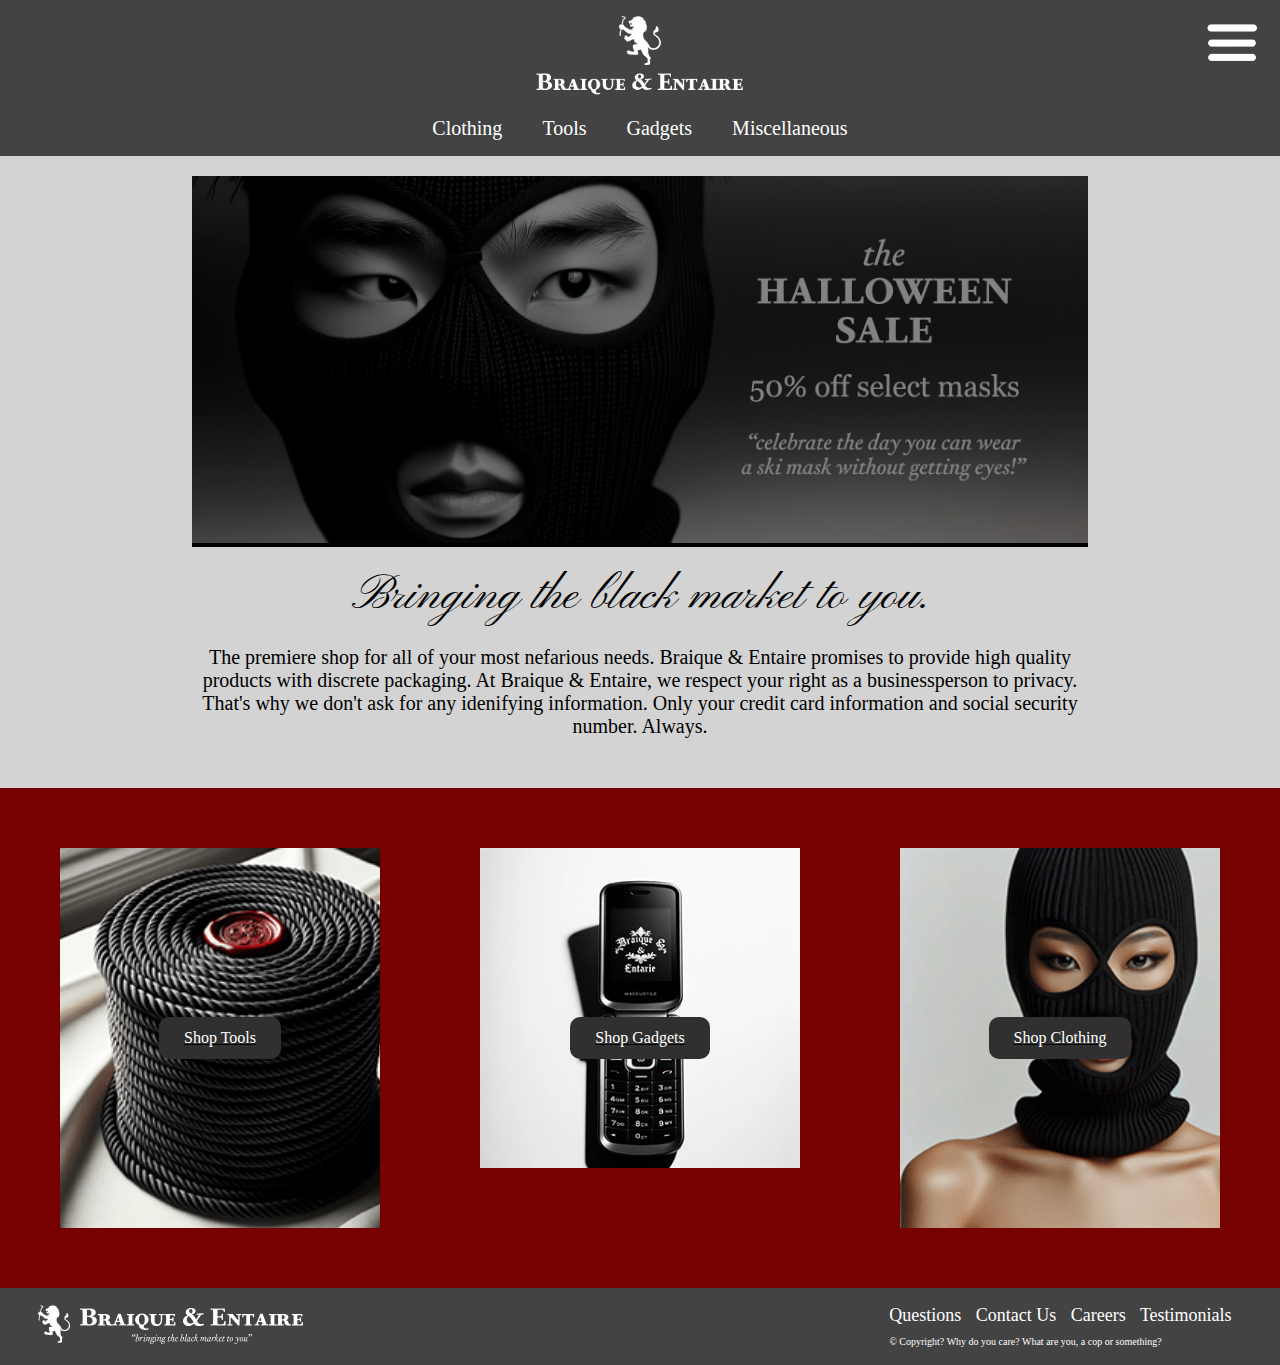
<file: index.html>
<!DOCTYPE html>
<html>
<head>
    <title>Braique & Entaire</title>
    <!-- Add regular CSS -->
    <meta name="viewport" content="width=device-width, initial-scale=1">
    <meta name="description" content="Braique and Entaire is your one stop shop for nefarious goods. We bring the black market to you!">
    <meta name="keywords" content="robbery, shoplifting, breaking, entering, assault, battery, hitman, criminal, dark web">
    <link rel="stylesheet" type="text/css" href="/style.css"/>
    <link rel="stylesheet" href="https://fonts.googleapis.com/css?family=Pinyon+Script">
    <link rel="icon" type="image/x-icon" href="/favicon.ico">
    <!-- Add jQuery -->
    <script src="https://code.jquery.com/jquery-3.6.0.min.js"></script>

    <script>

        imageIdx = 0;

        images = ["halloween.jpg", 
                  "crowbar.jpg", 
                  "moneybag.jpg"
                  ];

        function fadeTimeout() {
            setTimeout(fadeSlide, 5000);
        }

        function fadeSlide() 
        { 
                console.log("running slideshow");
                $(".slider img").fadeOut(1500, newSlide);
        }

        function newSlide() 
        {
                if(imageIdx == (images.length - 1))
                        imageIdx = 0;
                else {
                        imageIdx++;
                }

                $(".slider img").attr("src", "banners/" + images[imageIdx]);
                $(".slider img").fadeIn(1500, fadeTimeout);

        }

        $(document).ready(function() {
                fadeSlide();
        });

    </script>


</head>
<body>

    <div class="page-header">
      <a href="/">
          <img class="logo" src="/logo.png"></img>
      </a>

      <div class="categories">
        <a href="clothing.html">Clothing</a>
        <a href="tools.html">Tools</a>
        <a href="gadgets.html">Gadgets</a>
        <a href="misc.html">Miscellaneous</a>
      </div>
 
    </div>

    <img class="hamburger" src="menu.png">

    <div class="hide">
      <ul class="nav">
          <li><a href="faq.html"><div>FAQ</div></a></li>
          <li><a href="career.html"><div>Careers</div></a></li>
          <li><a href="testimonials.html"><div>Testimonials</div></a></li>
          <li><a href="contact.html"><div>Contact</div></a></li>
      </ul>
  </div>

    <!-- Slider Container -->
    <div class="slider">
      <img class="slide" src="/banners/halloween.jpg"></img>
    </div>

    <h1> Bringing the black market to you.</h1>

    <div class="body">
        The premiere shop for all of your most nefarious needs. 
        Braique & Entaire promises to provide high quality products with discrete packaging.
        At Braique & Entaire, we respect your right as a businessperson to privacy. That's why we don't ask for any
        idenifying information. Only your credit card information and social security number. Always.
    </div>

    <div class="featured-section">
      <a href="tools.html" class="img-box">
        <div class="img-label">Shop Tools</div>
      </a>
      <a href="gadgets.html" class="img-box" id="gadgets">
        <div class="img-label">Shop Gadgets</div>
      </a>
      <a href="clothing.html" class="img-box" id="clothing">
        <div class="img-label">Shop Clothing</div>
      </a>
    </div>


    <div class = "footer">
        <div class="footer-content">
          <img src="/footer-logo.png"/>
        </div>
        <div class = "footer-content">

            <a href="faq.html">Questions</a>
            <a href="contact.html">Contact Us</a>
            <a href="career.html">Careers</a>
            <a href="testimonials.html">Testimonials</a>

            <p class="footer-copyright">&copy Copyright? Why do you care? What are you, a cop or something?</p>

        </div>
    </div>


</body>
</html>
</file>
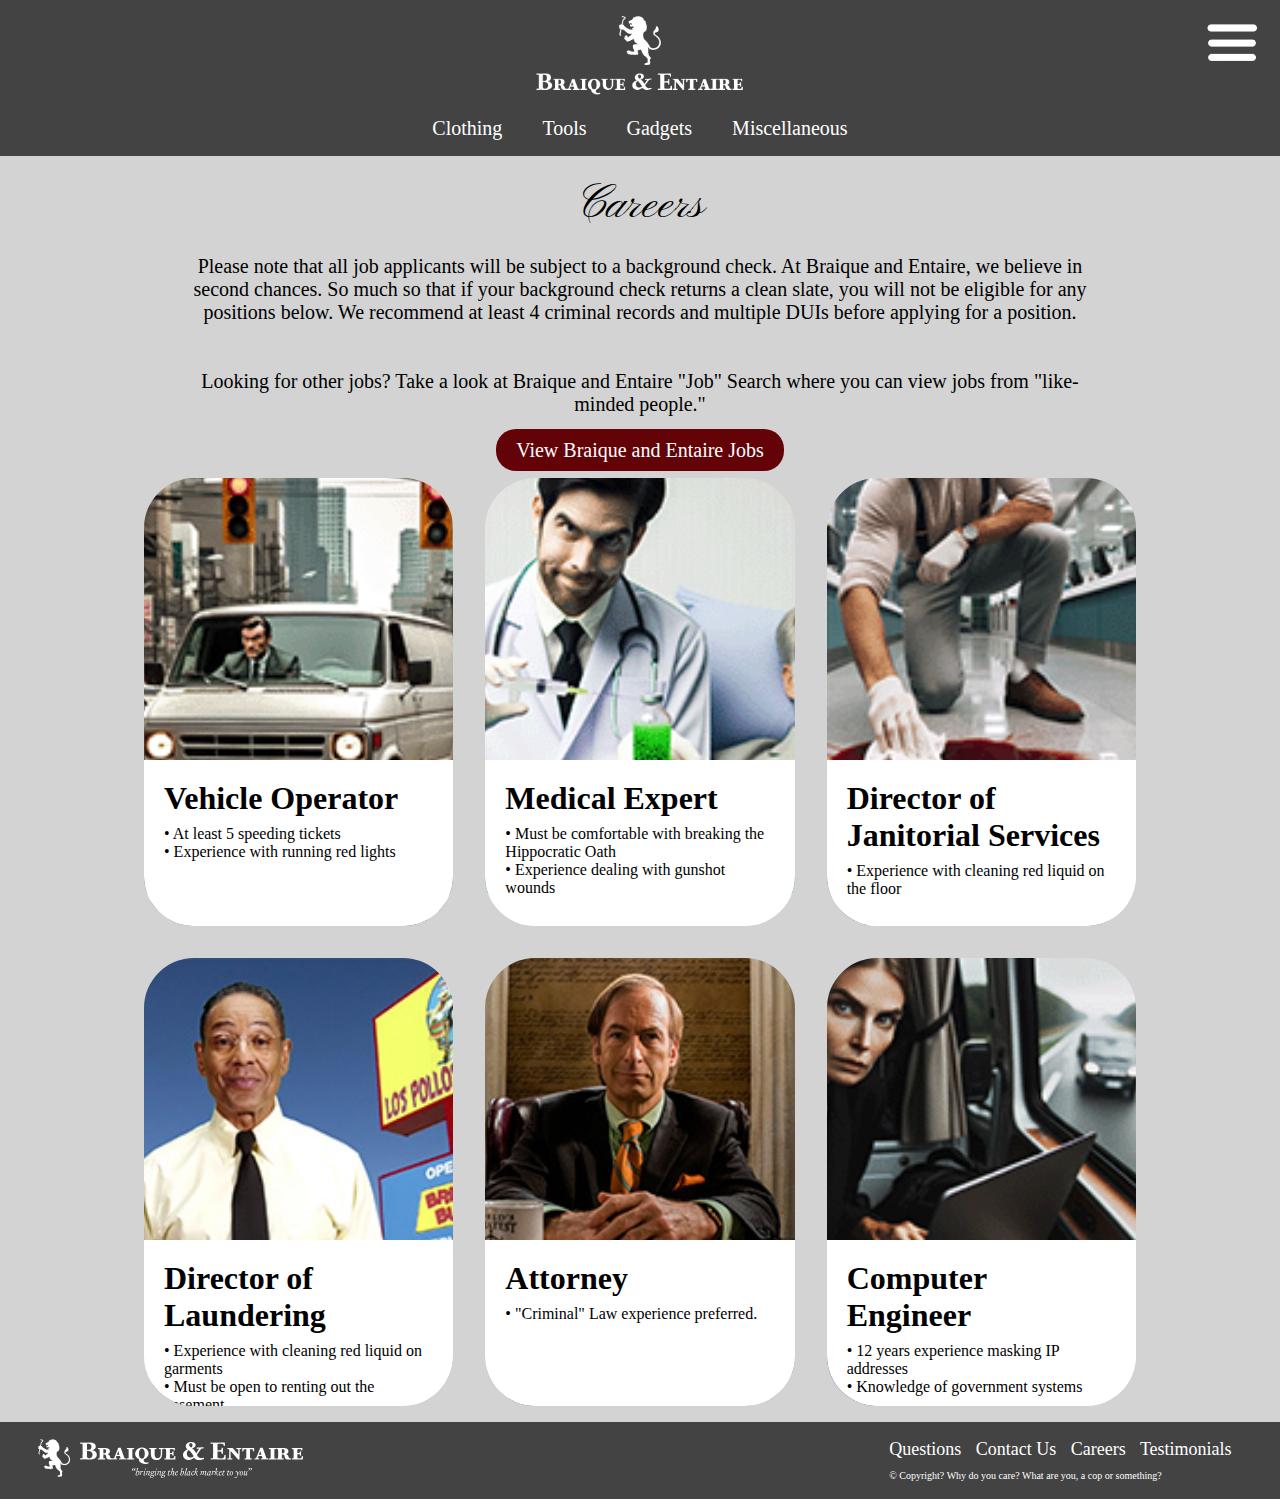
<file: career.html>
<!DOCTYPE html>
<html>
<head>
    <title>Braique & Entaire</title>
    <meta charset="utf-8"> 
    <meta name="viewport" content="width=device-width, initial-scale=1">
    <meta name="description" content="Braique and Entaire is your one stop shop for nefarious goods. We bring the black market to you!">
    <meta name="keywords" content="robbery, shoplifting, breaking, entering, assault, battery, hitman, criminal, dark web">
    <link rel="stylesheet" href="https://fonts.googleapis.com/css?family=Pinyon+Script">
    <link rel="stylesheet" type="text/css" href="/style.css"/>
    <link rel="icon" type="image/x-icon" href="/favicon.ico">

</head>
<body>

    <div class="page-header">
      <a href="/">
          <img class="logo" src="/logo.png"></img>
      </a>

      <div class="categories">
        <a href="clothing.html">Clothing</a>
        <a href="tools.html">Tools</a>
        <a href="gadgets.html">Gadgets</a>
        <a href="misc.html">Miscellaneous</a>
      </div>
    </div>

    <img class="hamburger" src="menu.png">

    <div class="hide">
        <ul class="nav">
            <li><a href="faq.html"><div>FAQ</div></a></li>
            <li><a href="career.html"><div>Careers</div></a></li>
            <li><a href="testimonials.html"><div>Testimonials</div></a></li>
            <li><a href="contact.html"><div>Contact</div></a></li>
        </ul>
    </div>

    <h1>Careers</h1>

    <div class="body">
        <p>Please note that all job applicants will be subject to a background check. At Braique and Entaire, we believe in second chances.
                So much so that if your background check returns a clean slate, you will not be eligible for any positions below. 
                We recommend at least 4 criminal records and multiple DUIs before applying for a position. </p><br><br>
        <p>Looking for other jobs? Take a look at Braique and Entaire "Job" Search where you can view jobs from "like-minded people."</p><br>
        <a class='button' href="/jobs">View Braique and Entaire Jobs</a><br>
    </div>
    

    <div class="jobs">
        <div class="job" style="background-image: url('/images/VehicleOperator.png');">
                <div class="job-description">
                <h3>Vehicle Operator</h3>
                <ul>
                        <li>• At least 5 speeding tickets</li>
                        <li>• Experience with running red lights</li>
                </ul>
                </div>
        </div>
        <div class="job" style="background-image: url('/images/MedicalExpert.png'); background-position:center -2em;">
                <div class="job-description">
                <h3>Medical Expert</h3>
                <ul>
                        <li>• Must be comfortable with breaking the Hippocratic Oath</li>
                        <li>• Experience dealing with gunshot wounds</li>
                </ul>
                </div>
        </div>
        <div class="job" style="background-image: url('/images/JanitorialServices.png'); background-position:center -8em;">
                <div class="job-description">
                <h3>Director of Janitorial Services</h3>
                <ul>
                        <li>• Experience with cleaning red liquid on the floor</li>
                </ul>
                </div>
        </div>
        <div class="job" style="background-image: url('/images/DirectorLaundering.jpg'); background-position:center;">
                <div class="job-description">
                <h3>Director of Laundering</h3>
                <ul>
                        <li>• Experience with cleaning red liquid on garments</li>
                        <li>• Must be open to renting out the basement</li>
                        <li>• NOT to be confused with Director of Laundering: Financial</li>
                </ul>
                </div>
        </div>
        <div class="job" style="background-image: url('/images/Attorney.jpg'); background-position:center -6em;">
                <div class="job-description">
                <h3>Attorney</h3>
                <ul>
                        <li>• "Criminal" Law experience preferred.</li>
                </ul>
                </div>
        </div>
        <div class="job" style="background-image: url('/images/ComputerEngineer.png'); background-position:center -4em;">
                <div class="job-description">
                <h3>Computer Engineer</h3>
                <ul>
                        <li>• 12 years experience masking IP addresses</li>
                        <li>• Knowledge of government systems</li>
                </ul>
                </div>
        </div>
    </div>








    <div class = "footer">
        <div class="footer-content">
          <img src="/footer-logo.png"/>
        </div>
        <div class = "footer-content">

            <a href="faq.html">Questions</a>
            <a href="contact.html">Contact Us</a>
            <a href="career.html">Careers</a>
            <a href="testimonials.html">Testimonials</a>

            <p class="footer-copyright">&copy Copyright? Why do you care? What are you, a cop or something?</p>

        </div>
    </div>



</body>
</html>
</file>
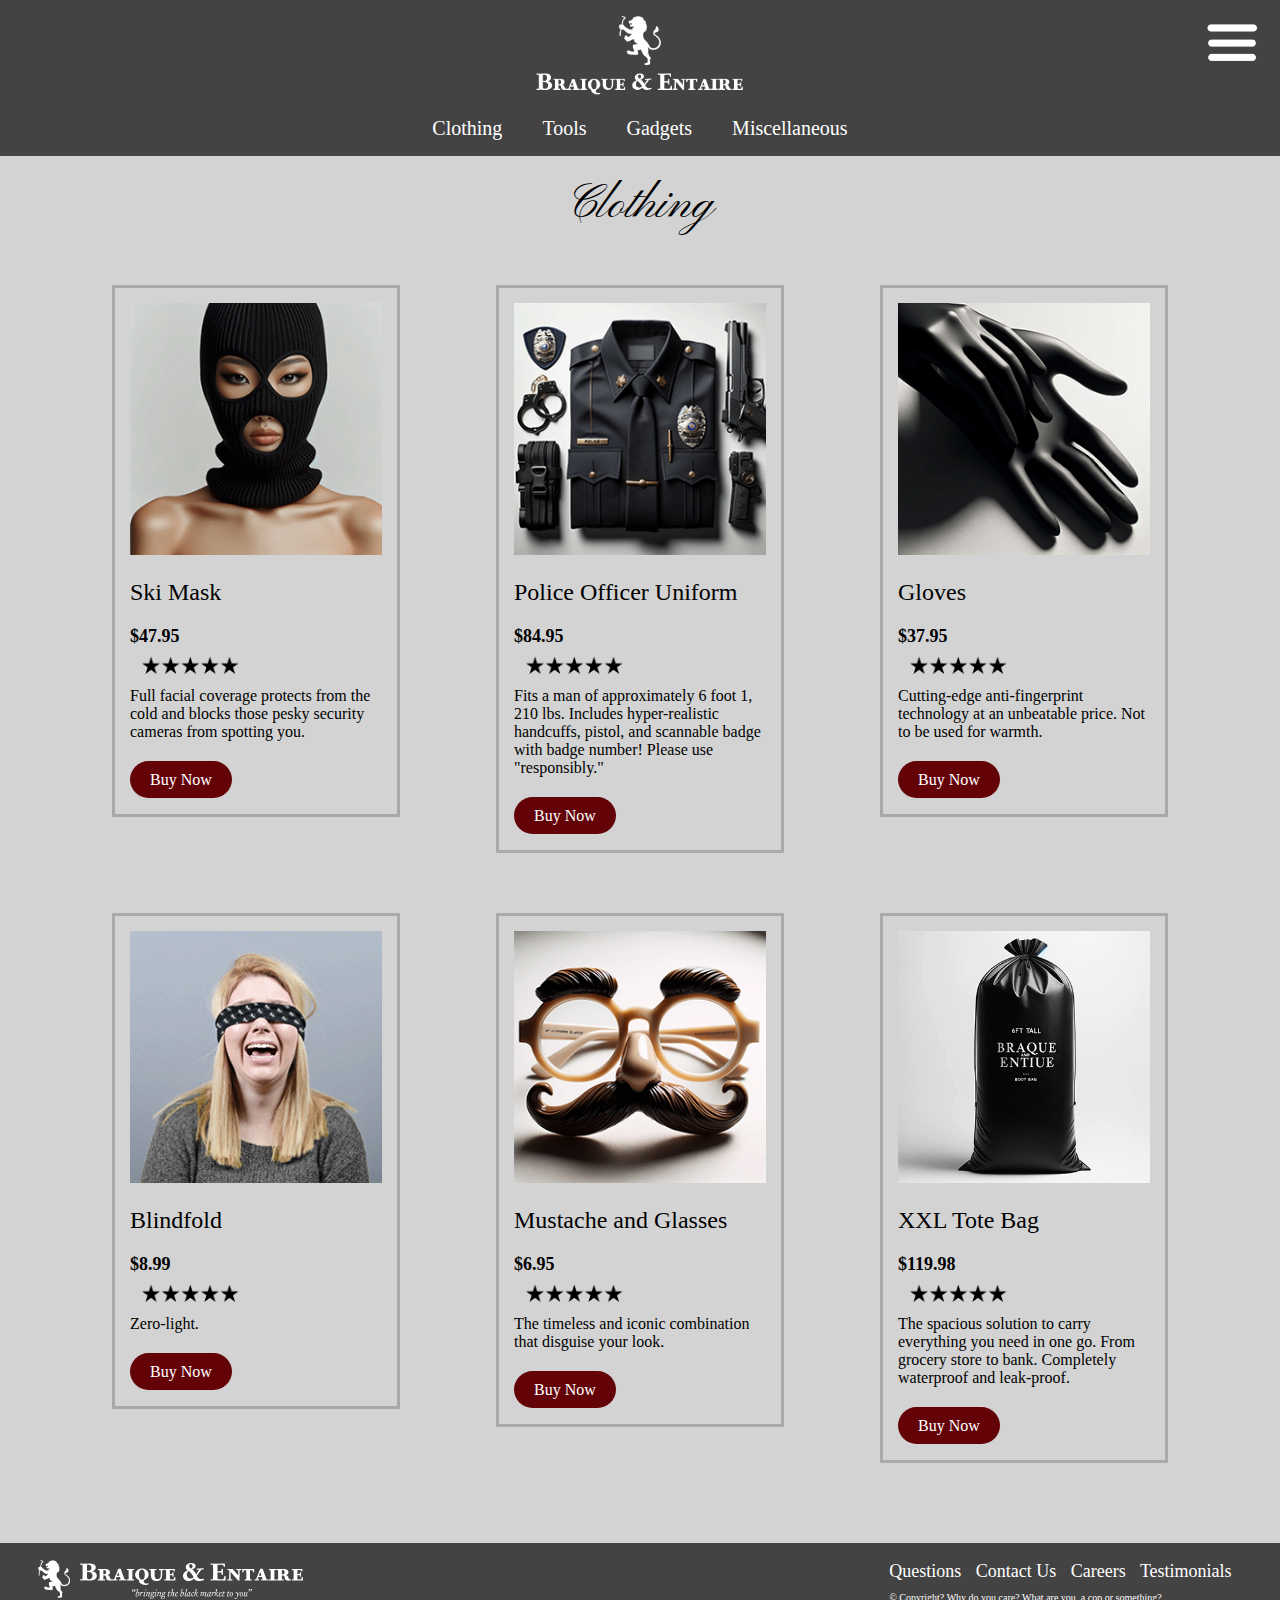
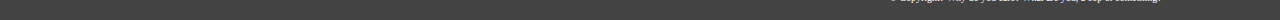
<file: clothing.html>
<!DOCTYPE html>
<html>

<head>
        <title>Braique & Entaire</title>
        <!-- Add regular CSS -->
    <meta name="viewport" content="width=device-width, initial-scale=1">
    <meta name="description" content="Braique and Entaire is your one stop shop for nefarious goods. We bring the black market to you!">
    <meta name="keywords" content="robbery, shoplifting, breaking, entering, assault, battery, hitman, criminal, dark web">
    <link rel="stylesheet" type="text/css" href="/style.css"/>
    <link rel="stylesheet" href="https://fonts.googleapis.com/css?family=Pinyon+Script">
    <link rel="icon" type="image/x-icon" href="/favicon.ico">


</head>

<body>

    <div class="page-header">
      <a href="/">
          <img class="logo" src="/logo.png"></img>
      </a>

      <div class="categories">
        <a href="clothing.html">Clothing</a>
        <a href="tools.html">Tools</a>
        <a href="gadgets.html">Gadgets</a>
        <a href="misc.html">Miscellaneous</a>
      </div>
  </div>
    <img class="hamburger" src="menu.png">

    <div class="hide">
        <ul class="nav">
            <li><a href="faq.html"><div>FAQ</div></a></li>
            <li><a href="career.html"><div>Careers</div></a></li>
            <li><a href="testimonials.html"><div>Testimonials</div></a></li>
            <li><a href="contact.html"><div>Contact</div></a></li>
        </ul>
    </div>


    <h1>Clothing</h1>
        <div class="products-list">
                
                <script>                        
                        
                        function Product(name, price, img, description) {
                                this.name = name,
                                this.price = price,
                                this.img = img,
                                this.description = description
                        };
                        
                        productList = [
                                new Product("Ski Mask", 47.95, "SkiMask.png", "Full facial coverage protects from the cold and blocks those pesky security cameras from spotting you."),
                                new Product("Police Officer Uniform", 84.95, "Uniform.png", 'Fits a man of approximately 6 foot 1, 210 lbs. Includes hyper-realistic handcuffs, pistol, and scannable badge with badge number! Please use "responsibly."'),
                                new Product("Gloves", 37.95, "Gloves.png", "Cutting-edge anti-fingerprint technology at an unbeatable price. Not to be used for warmth."),
                                new Product("Blindfold", 8.99, "Blindfold.png", "Zero-light."),
                                new Product("Mustache and Glasses", 6.95, "MustacheGlasses.png", "The timeless and iconic combination that disguise your look. "),
                                new Product("XXL Tote Bag", 119.98, "XXLTote.png", "The spacious solution to carry everything you need in one go. From grocery store to bank. Completely waterproof and leak-proof."),
                        ];

                        
                        var s = "";
                        for (i=0; i < productList.length; i++)
                        {
                                let temp = productList[i];
                                
                                s += "<div class='product'>";

                                s += "<img class='product-img' src='images/products/" + temp.img + "'>";
                                s += "<h2 class='product-name'>" + temp.name + "</h2>";
                                s += "<h3 class='price'> $" + temp.price + "</h3>";
                                s += "<img class='stars' src='images/fivestar.png'>";
                                s += "<p class='description'>" + temp.description + "</p>";
                                s += "<a class='button' href='checkout.html?product=" + temp.name + "&price=" + temp.price + "&image=" + temp.img + "'>Buy Now</a>"
                                s+= "</div>";
                        }
                        document.write(s);
                </script>
        </div>


        <div class = "footer">
            <div class="footer-content">
              <img src="/footer-logo.png"/>
            </div>
            <div class = "footer-content">
    
                <a href="faq.html">Questions</a>
                <a href="contact.html">Contact Us</a>
                <a href="career.html">Careers</a>
                <a href="testimonials.html">Testimonials</a>
    
                <p class="footer-copyright">&copy Copyright? Why do you care? What are you, a cop or something?</p>
    
            </div>
        </div>
    
</body>

</html>
</file>
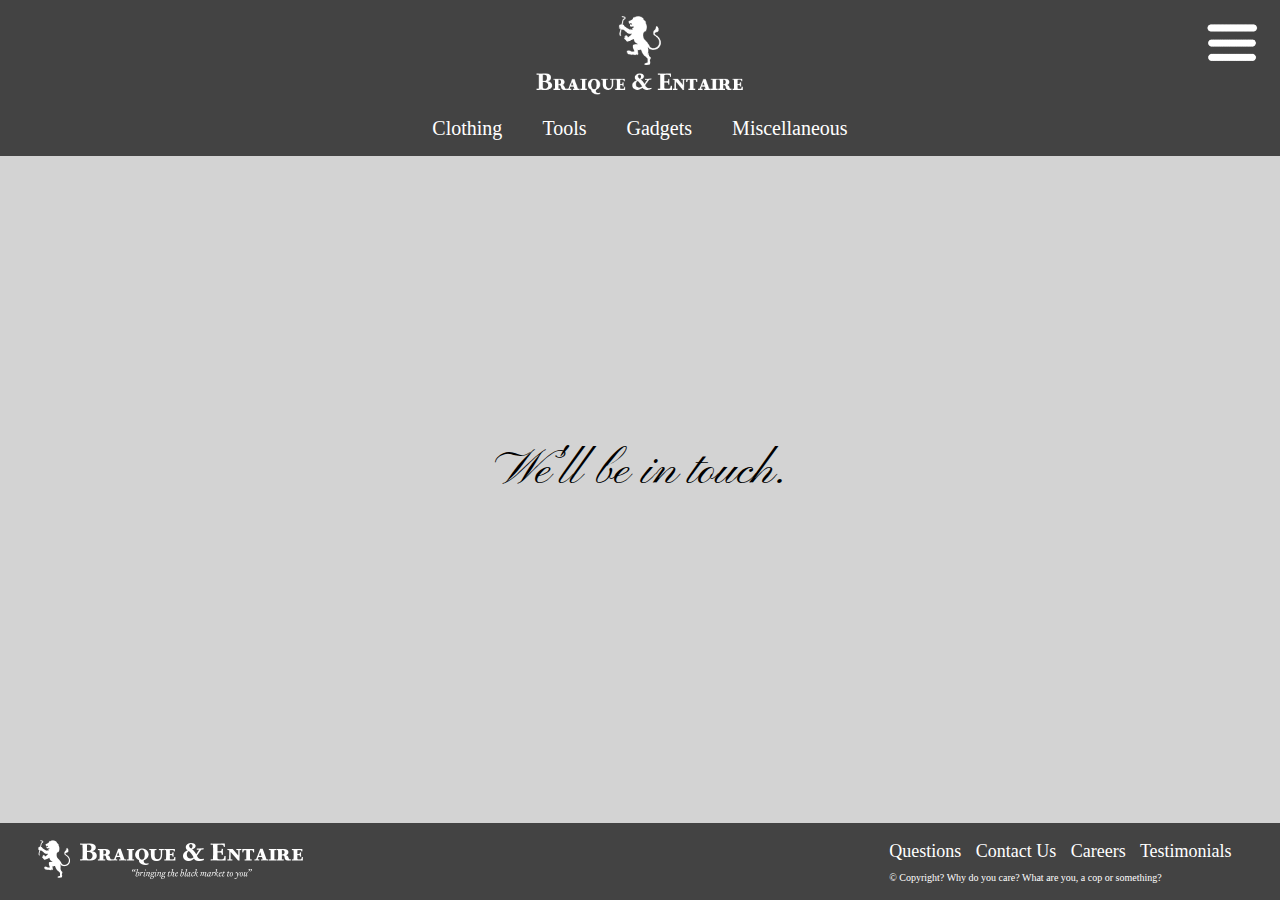
<file: contact.html>
<!DOCTYPE html>
<html>
<head>
    <title>Braique & Entaire</title>
    <meta name="viewport" content="width=device-width, initial-scale=1">
    <meta name="description" content="Braique and Entaire is your one stop shop for nefarious goods. We bring the black market to you!">
    <meta name="keywords" content="robbery, shoplifting, breaking, entering, assault, battery, hitman, criminal, dark web">
    <link rel="stylesheet" type="text/css" href="/style.css"/>
    <link rel="stylesheet" href="https://fonts.googleapis.com/css?family=Pinyon+Script">
    <link rel="icon" type="image/x-icon" href="/favicon.ico">

    <style>
        .contact {
          display:flex;
          height: 70vh;
          margin:auto;  
        } 

        .footer {
          position: fixed;
          bottom: 0;
        }
    </style>

</head>
<body>
    <div class="page-header">
      <a href="/">
          <img class="logo" src="/logo.png"></img>
      </a>

      <div class="categories">
        <a href="clothing.html">Clothing</a>
        <a href="tools.html">Tools</a>
        <a href="gadgets.html">Gadgets</a>
        <a href="misc.html">Miscellaneous</a>
      </div>
    </div>

    <img class="hamburger" src="menu.png">

    <div class="hide">
      <ul class="nav">
          <li><a href="faq.html"><div>FAQ</div></a></li>
          <li><a href="career.html"><div>Careers</div></a></li>
          <li><a href="testimonials.html"><div>Testimonials</div></a></li>
          <li><a href="contact.html"><div>Contact</div></a></li>
      </ul>
  </div>

    <div class="contact">
      <h1>We'll be in touch.</h1>
    </div>


    <div class = "footer">
      <div class="footer-content">
        <img src="/footer-logo.png"/>
      </div>
      <div class = "footer-content">

          <a href="faq.html">Questions</a>
          <a href="contact.html">Contact Us</a>
          <a href="career.html">Careers</a>
          <a href="testimonials.html">Testimonials</a>

          <p class="footer-copyright">&copy Copyright? Why do you care? What are you, a cop or something?</p>

      </div>
  </div>


</body>
</html>
</file>
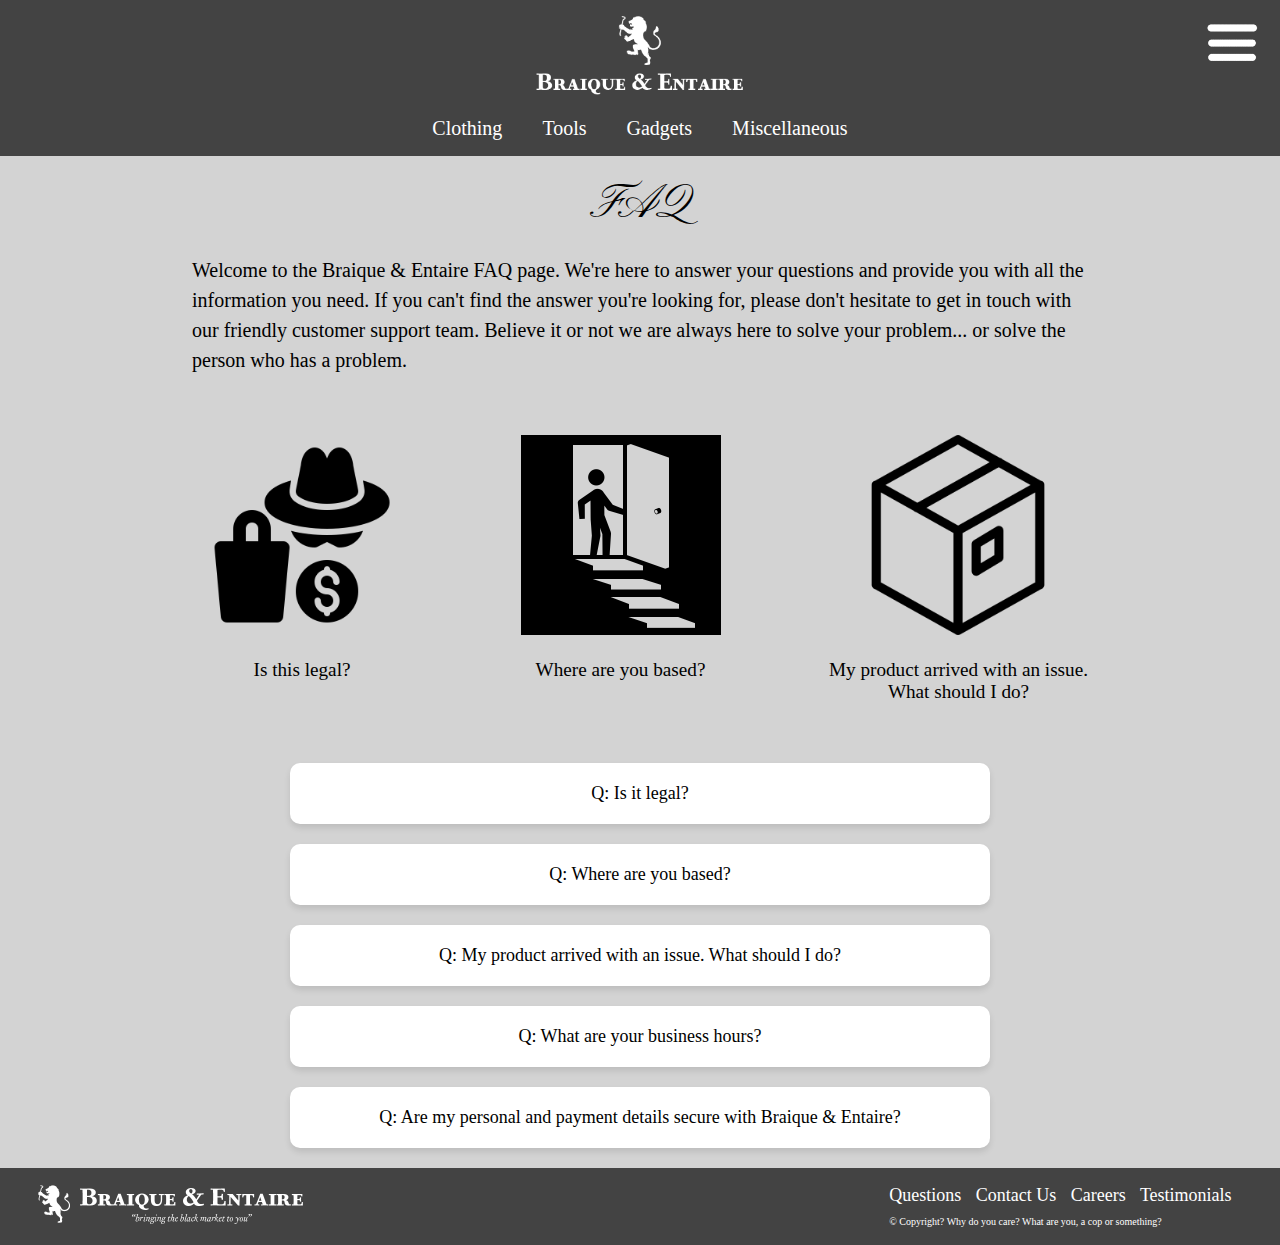
<file: faq.html>
<!DOCTYPE html>
<html>
    <head>
        <title>FAQ</title>
        <meta name="viewport" content="width=device-width, initial-scale=1">
        <meta name="description" content="Braique and Entaire is your one stop shop for nefarious goods. We bring the black market to you!">
        <meta name="keywords" content="robbery, shoplifting, breaking, entering, assault, battery, hitman, criminal, dark web">
        <link href="style.css" rel="stylesheet">
        <link rel="icon" type="image/x-icon" href="/favicon.ico">
        <link rel="stylesheet" href="https://fonts.googleapis.com/css?family=Pinyon+Script">
        <script src="https://code.jquery.com/jquery-3.6.0.min.js"></script>
    </head>
    <body>
        <div class="page-header">
            <a href="/">
                <img class="logo" src="/logo.png"></img>
            </a>
            <div class="categories">
                <a href="clothing.html">Clothing</a>
                <a href="tools.html">Tools</a>
                <a href="gadgets.html">Gadgets</a>
                <a href="misc.html">Miscellaneous</a>
              </div>
        </div>
      
        <img class="hamburger" src="menu.png">
      
        <div class="hide">
            <ul class="nav">
                <li><a href="faq.html"><div>FAQ</div></a></li>
                <li><a href="career.html"><div>Careers</div></a></li>
                <li><a href="testimonials.html"><div>Testimonials</div></a></li>
                <li><a href="contact.html"><div>Contact</div></a></li>
            </ul>
        </div>

        <h1> FAQ </h1>
        <div class="faq-intro">
            Welcome to the Braique & Entaire FAQ page. We're here to answer your questions and provide you with all the information you need. If you can't find the answer you're looking for, please don't hesitate to get in touch with our friendly customer support team.
            Believe it or not we are always here to solve your problem... or solve the person who has a problem.
        </div>
        <!-- <p style="background-color: black; color: #fff; border-radius: 15px; 
        padding: 10px 20px; display: inline-block; margin-left: 7%; margin-bottom: 20px;
        font-size: larger;position: relative; top: 20px; left: 20px; bottom: 20px;">Frequently Asked:</p> -->

        <div class="photo-container">
            <div class="photo-item">
                <img src="/images/incognito.png" alt="Photo 1">
                <p>Is this legal?</p>
            </div>
            <div class="photo-item">
                <img src="/images/exit.png" alt="Photo 2">
                <p>Where are you based?</p>
            </div>
            <div class="photo-item">
                <img src="/images/box.png" alt="Photo 3">
                <p>My product arrived with an issue.<br> What should I do?</p>
            </div>
        </div>

        <div class="question-box question1">
            <div class="question" onclick="toggleAnswer('question1')">Q: Is it legal?</div>
            <div class="answer" id="answer1"><br>-A: Yes. Please stop asking this.</div>
        </div>
        <div class="question-box question2">
            <div class="question" onclick="toggleAnswer('question2')">Q: Where are you based?</div>
            <div class="answer" id="answer2"><br>-A: Shut up, what are you a cop?</div>
        </div>
        <div class="question-box question3">
            <div class="question" onclick="toggleAnswer('question3')">Q: My product arrived with an issue. What should I do?</div>
            <div class="answer" id="answer3"><br>-A: Just sit tight, we'll come by and pay you a visit. <br>(No need to tell us the address, we know where you live.)</div>
        </div>
        <div class="question-box question4">
            <div class="question" onclick="toggleAnswer('question4')">Q: What are your business hours?</div>
            <div class="answer" id="answer4"><br>-A: 24/7 service with staff all over the world.</div>
        </div>
        <div class="question-box question5">
            <div class="question" onclick="toggleAnswer('question5')">Q: Are my personal and payment details secure with Braique & Entaire?</div>
            <div class="answer" id="answer5"><br>-A: Yes. Your security is our top priority.<br> We will never steal your infomation.</div>
        </div>

        
        <div class = "footer">
            <div class="footer-content">
              <img src="/footer-logo.png"/>
            </div>
            <div class = "footer-content">
    
                <a href="faq.html">Questions</a>
                <a href="contact.html">Contact Us</a>
                <a href="career.html">Careers</a>
                <a href="testimonials.html">Testimonials</a>
    
                <p class="footer-copyright">&copy Copyright? Why do you care? What are you, a cop or something?</p>
    
            </div>
        </div>

    <script>
        function toggleAnswer(questionId) {
            let answer = $("#answer" + questionId.slice(-1));
            answer.fadeToggle();
    }
    </script>
</html>
</file>
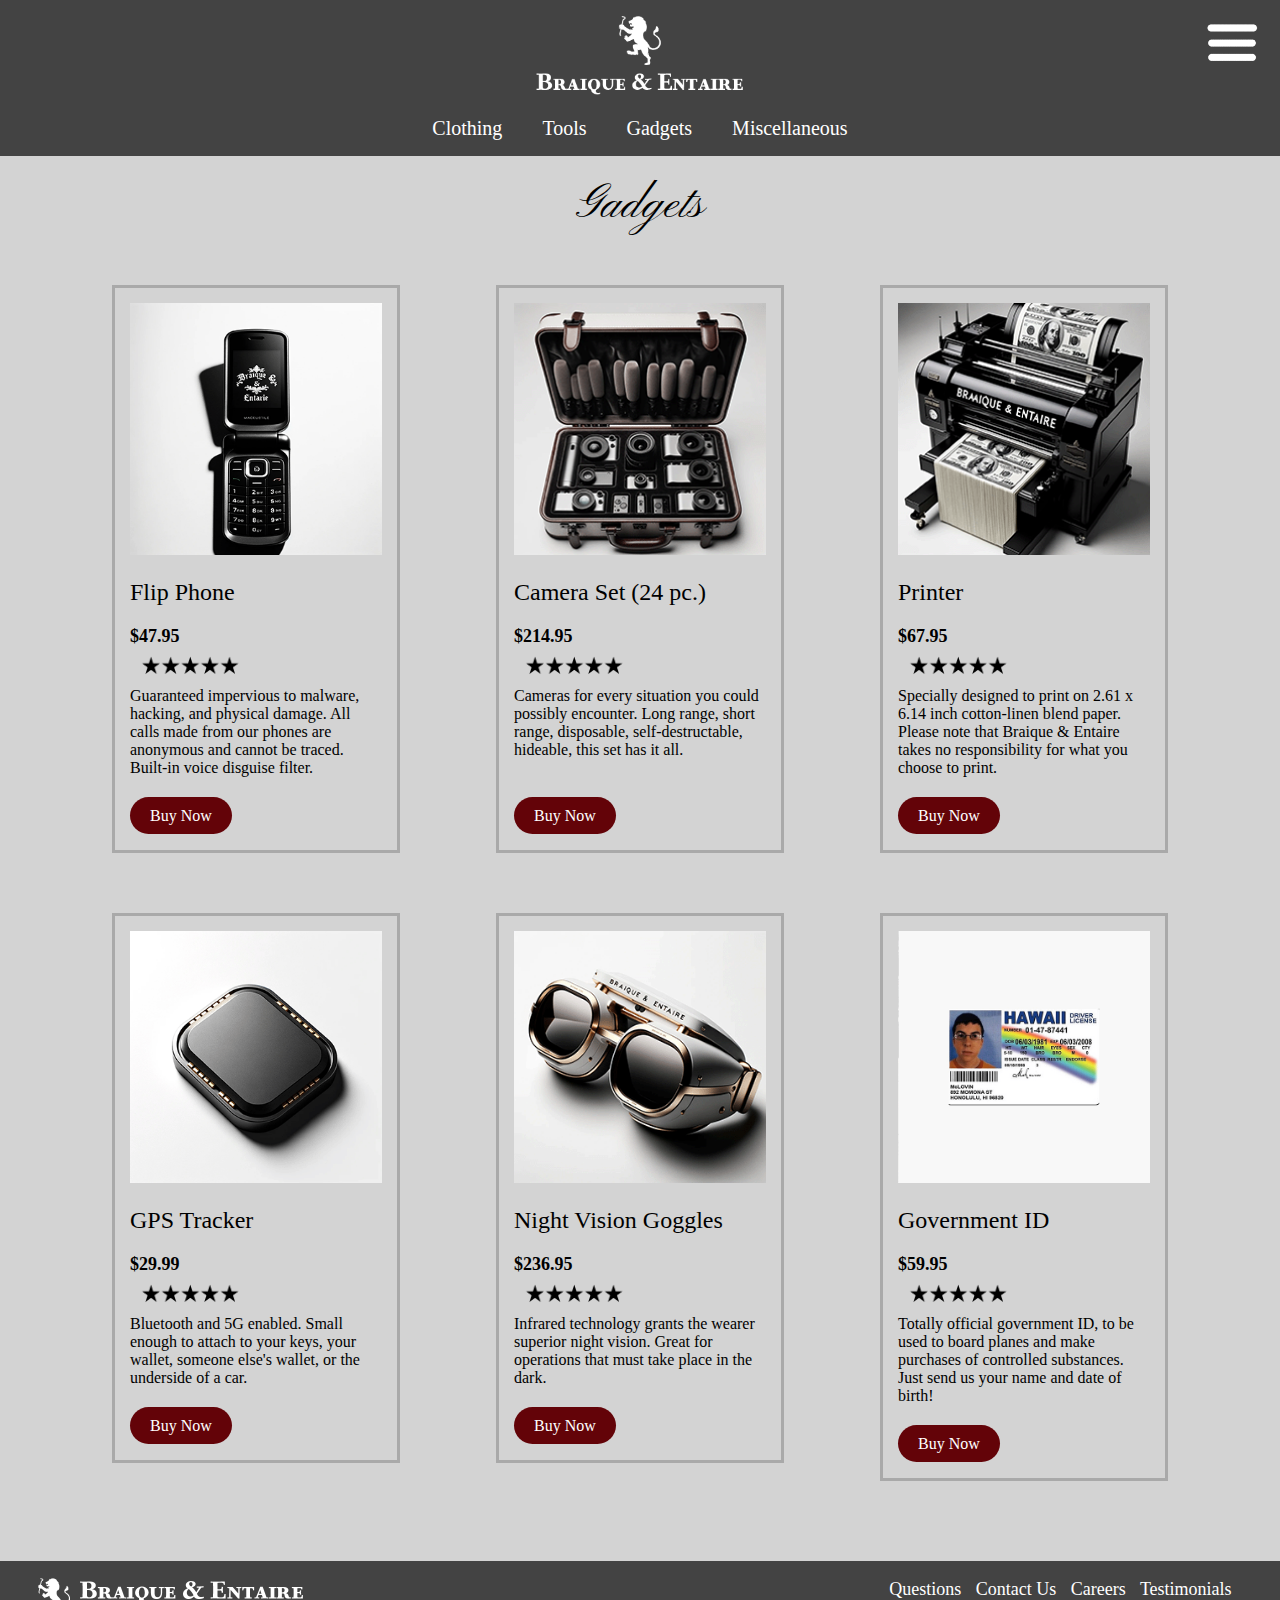
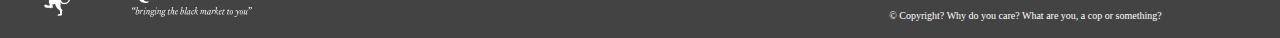
<file: gadgets.html>
<!DOCTYPE html>
<html>

<head>
    <title>Braique & Entaire</title>
        <!-- Add regular CSS -->
    <meta name="viewport" content="width=device-width, initial-scale=1">
    <meta name="description" content="Braique and Entaire is your one stop shop for nefarious goods. We bring the black market to you!">
    <meta name="keywords" content="robbery, shoplifting, breaking, entering, assault, battery, hitman, criminal, dark web">
    <link rel="stylesheet" type="text/css" href="/style.css"/>
    <link rel="stylesheet" href="https://fonts.googleapis.com/css?family=Pinyon+Script">
    <link rel="icon" type="image/x-icon" href="/favicon.ico">


</head>

<body>

    <div class="page-header">
      <a href="/">
          <img class="logo" src="/logo.png"></img>
      </a>

        <div class="categories">
          <a href="clothing.html">Clothing</a>
          <a href="tools.html">Tools</a>
          <a href="gadgets.html">Gadgets</a>
          <a href="misc.html">Miscellaneous</a>
        </div>
    </div>

    <img class="hamburger" src="menu.png">

    <div class="hide">
        <ul class="nav">
            <li><a href="faq.html"><div>FAQ</div></a></li>
            <li><a href="career.html"><div>Careers</div></a></li>
            <li><a href="testimonials.html"><div>Testimonials</div></a></li>
            <li><a href="contact.html"><div>Contact</div></a></li>
        </ul>
    </div>


    <h1>Gadgets</h1>
        <div class="products-list">
                <script>                        
                        function Product(name, price, img, description) {
                                this.name = name,
                                this.price = price,
                                this.img = img,
                                this.description = description
                        };
                        
                        productList = [
                                new Product("Flip Phone", 47.95, "FlipPhone.png", "Guaranteed impervious to malware, hacking, and physical damage. All calls made from our phones are anonymous and cannot be traced. Built-in voice disguise filter."),
                                new Product("Camera Set (24 pc.)", 214.95, "Cameras.png", "Cameras for every situation you could possibly encounter. Long range, short range, disposable, self-destructable, hideable, this set has it all.<br><br>"),
                                new Product("Printer", 67.95, "MoneyPrinter.png", "Specially designed to print on 2.61 x 6.14 inch cotton-linen blend paper. Please note that Braique & Entaire takes no responsibility for what you choose to print."),
                                new Product("GPS Tracker", 29.99, "Tracker.png", "Bluetooth and 5G enabled. Small enough to attach to your keys, your wallet, someone else's wallet, or the underside of a car."),
                                new Product("Night Vision Goggles", 236.95, "NightVision.png", "Infrared technology grants the wearer superior night vision. Great for operations that must take place in the dark."),
                                new Product("Government ID", 59.95, "GovernmentID.png", "Totally official government ID, to be used to board planes and make purchases of controlled substances. Just send us your name and date of birth!")
                        ];

                        var s = "";
                        for (i=0; i < productList.length; i++)
                        {
                                let temp = productList[i];
                                
                                s += "<div class='product'>";

                                s += "<img class='product-img' src='images/products/" + temp.img + "'>";
                                s += "<h2 class='product-name'>" + temp.name + "</h2>";
                                s += "<h3 class='price'> $" + temp.price + "</h3>";
                                s += "<img class='stars' src='images/fivestar.png'>";
                                s += "<p class='description'>" + temp.description + "</p>";
                                s += "<a class='button' href='checkout.html?product=";
                                s += temp.name + "&price=" + temp.price + "&image=" + temp.img + "'>Buy Now</a>";
                                s+= "</div>";
                        }
                        document.write(s);
                </script>
        </div>


        <div class = "footer">
            <div class="footer-content">
              <img src="/footer-logo.png"/>
            </div>
            <div class = "footer-content">
    
                <a href="faq.html">Questions</a>
                <a href="contact.html">Contact Us</a>
                <a href="career.html">Careers</a>
                <a href="testimonials.html">Testimonials</a>
    
                <p class="footer-copyright">&copy Copyright? Why do you care? What are you, a cop or something?</p>
    
            </div>
        </div>
    

</body>

</html>
</file>
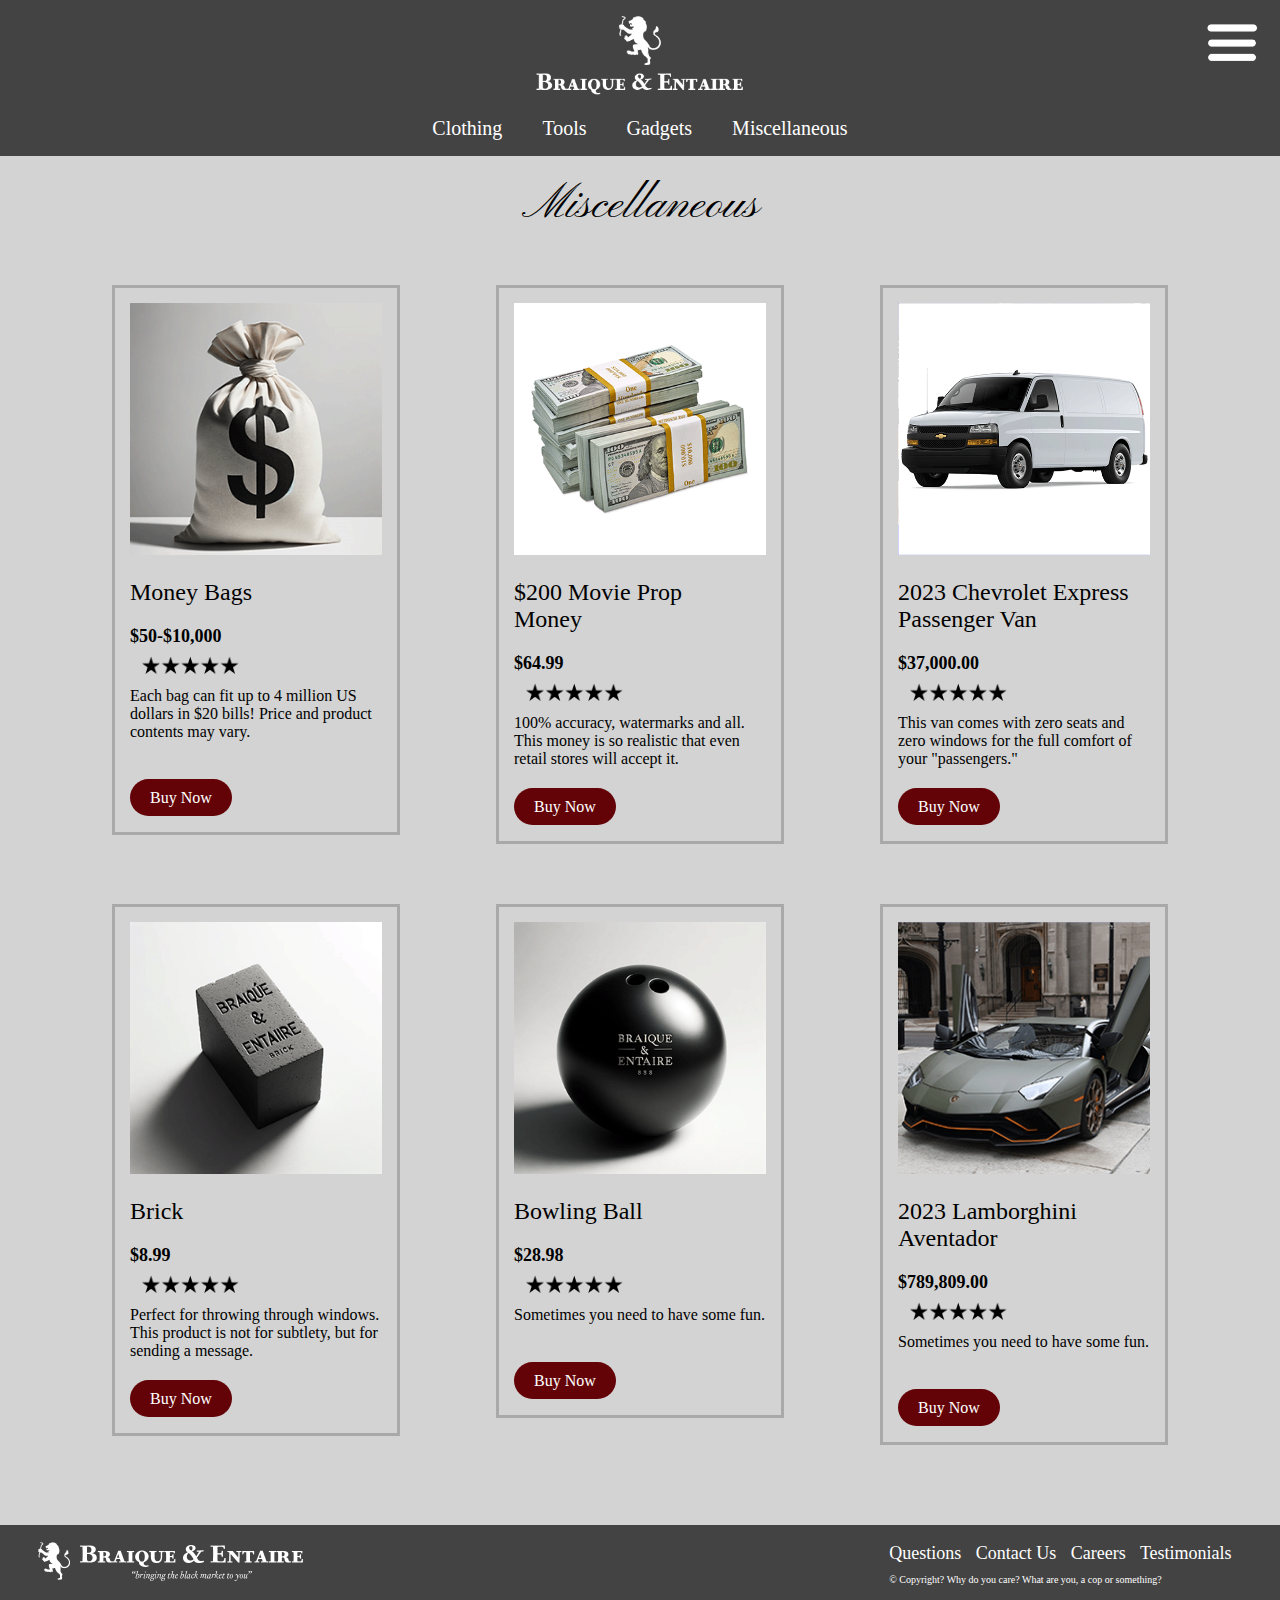
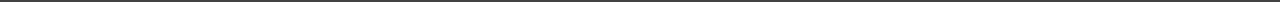
<file: misc.html>
<!DOCTYPE html>
<html>

<head>
        <title>Braique & Entaire</title>
        <!-- Add regular CSS -->
    <meta name="viewport" content="width=device-width, initial-scale=1">
    <meta name="description" content="Braique and Entaire is your one stop shop for nefarious goods. We bring the black market to you!">
    <meta name="keywords" content="robbery, shoplifting, breaking, entering, assault, battery, hitman, criminal, dark web">
    <link rel="stylesheet" type="text/css" href="/style.css"/>
    <link rel="stylesheet" href="https://fonts.googleapis.com/css?family=Pinyon+Script">
    <link rel="icon" type="image/x-icon" href="/favicon.ico">


</head>

<body>

    <div class="page-header">
      <a href="/">
          <img class="logo" src="/logo.png"></img>
      </a>

        <div class="categories">
          <a href="clothing.html">Clothing</a>
          <a href="tools.html">Tools</a>
          <a href="gadgets.html">Gadgets</a>
          <a href="misc.html">Miscellaneous</a>
        </div>
    </div>

    <img class="hamburger" src="menu.png">

    <div class="hide">
        <ul class="nav">
            <li><a href="faq.html"><div>FAQ</div></a></li>
            <li><a href="career.html"><div>Careers</div></a></li>
            <li><a href="testimonials.html"><div>Testimonials</div></a></li>
            <li><a href="contact.html"><div>Contact</div></a></li>
        </ul>
    </div>


    <h1>Miscellaneous</h1>
        <div class="products-list">
                
                <script>                        
                        
                        function Product(name, price, img, description) {
                                this.name = name,
                                this.price = price,
                                this.img = img,
                                this.description = description
                        };
                        
                        productList = [
                                new Product("Money Bags", "50-$10,000", "MoneyBag.png", "Each bag can fit up to 4 million US dollars in $20 bills! Price and product contents may vary.<br><br>"),
                                new Product("$200 Movie Prop Money", 64.99, "Money.png", "100% accuracy, watermarks and all. This money is so realistic that even retail stores will accept it."),
                                new Product("2023 Chevrolet Express Passenger Van", "37,000.00", "Van.png", 'This van comes with zero seats and zero windows for the full comfort of your "passengers."'),
                                new Product("Brick", 8.99, "Brick.png", "Perfect for throwing through windows. This product is not for subtlety, but for sending a message."),
                                new Product("Bowling Ball", 28.98, "BowlingBall.png", "Sometimes you need to have some fun.<br><br>"),
                                new Product("2023 Lamborghini Aventador", "789,809.00", "Lambo.png", "Sometimes you need to have some fun.<br><br>")
                        ];

                        
                        var s = "";
                        for (i=0; i < productList.length; i++)
                        {
                                let temp = productList[i];
                                
                                s += "<div class='product'>";

                                s += "<img class='product-img' src='images/products/" + temp.img + "'>";
                                s += "<h2 class='product-name'>" + temp.name + "</h2>";
                                s += "<h3 class='price'> $" + temp.price + "</h3>";
                                s += "<img class='stars' src='images/fivestar.png'>";
                                s += "<p class='description'>" + temp.description + "</p>";
                                s += "<a class='button' href='checkout.html?product=" + temp.name + "&price=" + temp.price + "&image=" + temp.img + "'>Buy Now</a>"
                                s+= "</div>";
                        }
                        document.write(s);
                </script>
        </div>


        <div class = "footer">
            <div class="footer-content">
              <img src="/footer-logo.png"/>
            </div>
            <div class = "footer-content">
    
                <a href="faq.html">Questions</a>
                <a href="contact.html">Contact Us</a>
                <a href="career.html">Careers</a>
                <a href="testimonials.html">Testimonials</a>
    
                <p class="footer-copyright">&copy Copyright? Why do you care? What are you, a cop or something?</p>
    
            </div>
        </div>
    

</body>

</html>
</file>
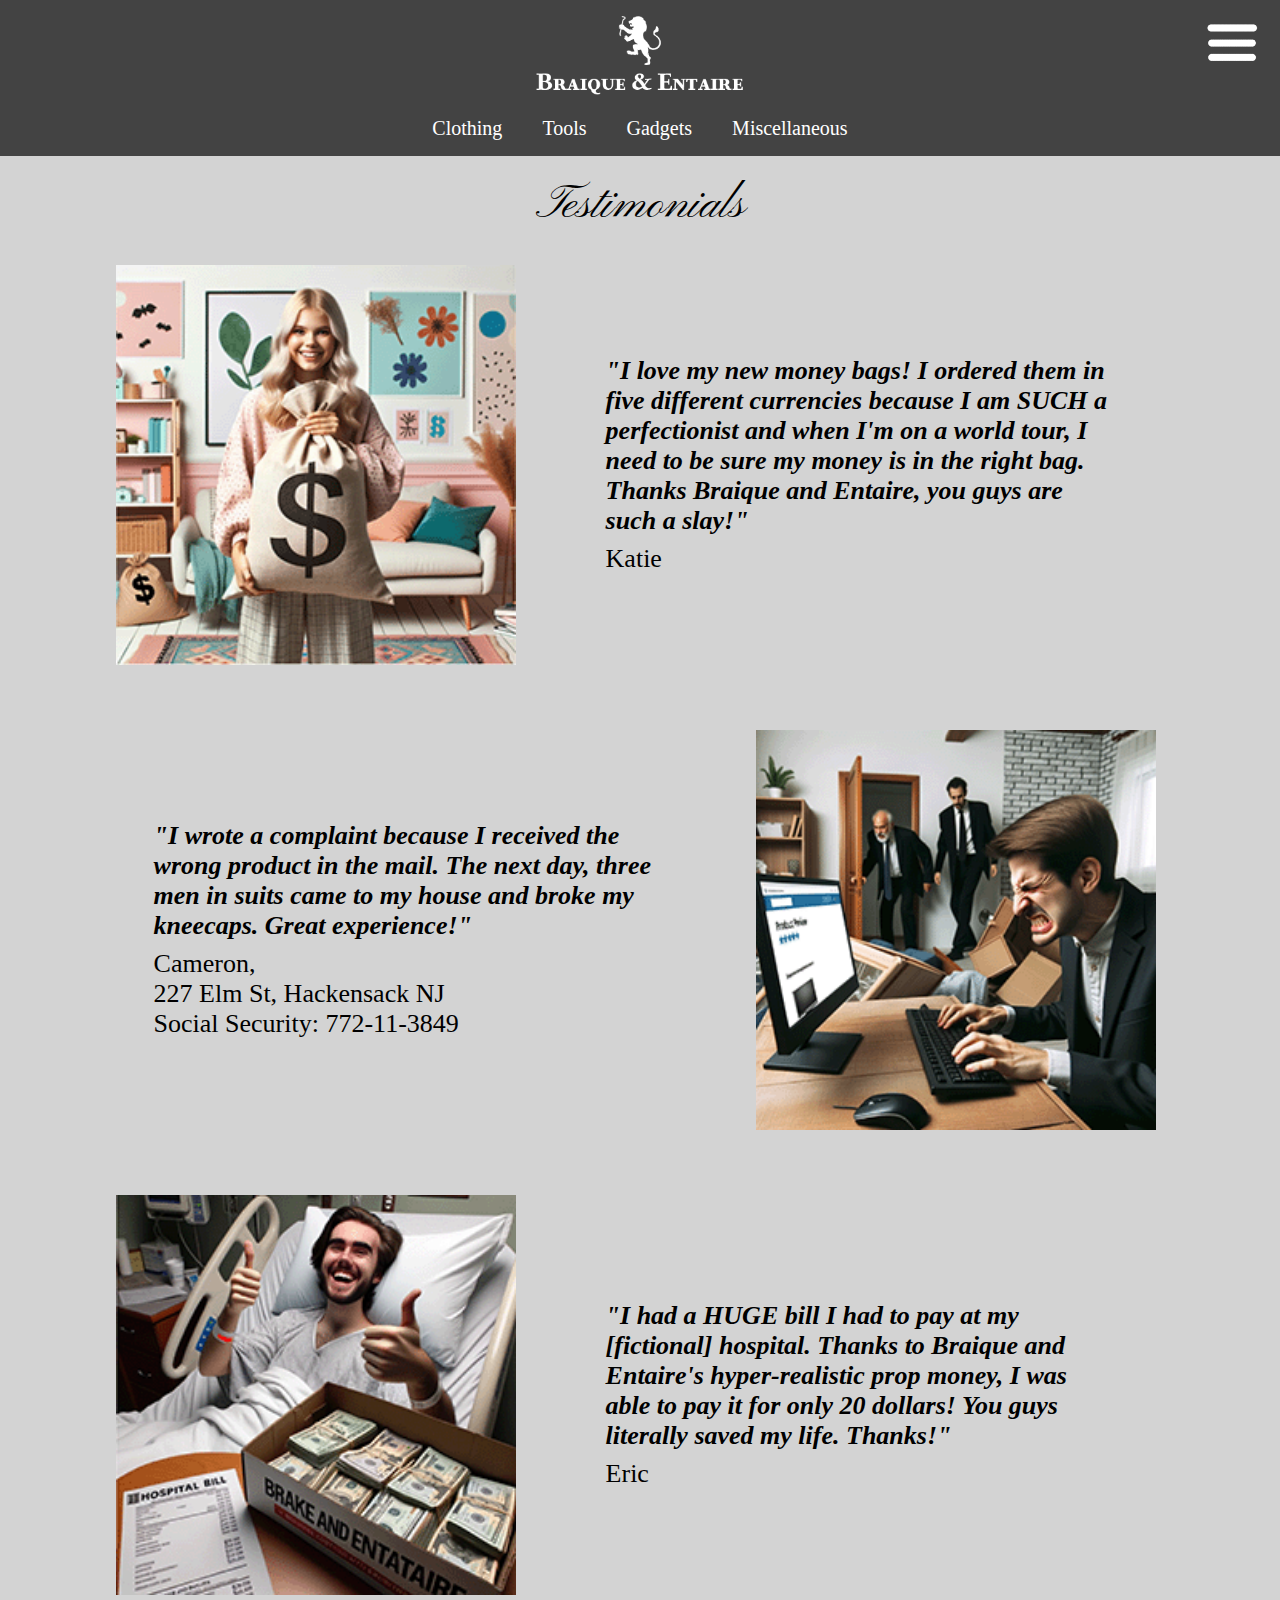
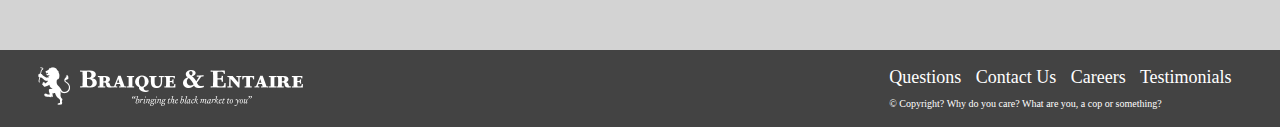
<file: testimonials.html>
<!DOCTYPE html>
<html>
<head>
    <title>Braique & Entaire</title>
    <meta charset="utf-8"> 
    <meta name="viewport" content="width=device-width, initial-scale=1">
    <meta name="description" content="Braique and Entaire is your one stop shop for nefarious goods. We bring the black market to you!">
    <meta name="keywords" content="robbery, shoplifting, breaking, entering, assault, battery, hitman, criminal, dark web">
    <link rel="stylesheet" type="text/css" href="/style.css"/>
    <link rel="stylesheet" href="https://fonts.googleapis.com/css?family=Pinyon+Script">
    <link rel="icon" type="image/x-icon" href="/favicon.ico">


</head>
<body>

    <div class="page-header">
      <a href="/">
          <img class="logo" src="/logo.png"></img>
      </a>

      <div class="categories">
        <a href="clothing.html">Clothing</a>
        <a href="tools.html">Tools</a>
        <a href="gadgets.html">Gadgets</a>
        <a href="misc.html">Miscellaneous</a>
      </div>
    </div>

    <img class="hamburger" src="menu.png">

    <div class="hide">
        <ul class="nav">
            <li><a href="faq.html"><div>FAQ</div></a></li>
            <li><a href="career.html"><div>Careers</div></a></li>
            <li><a href="testimonials.html"><div>Testimonials</div></a></li>
            <li><a href="contact.html"><div>Contact</div></a></li>
        </ul>
    </div>

    <h1>Testimonials</h1>
    <div class="testimonials">

      <div class = "testimonial">
        <img src="images/moneybag.png" alt="Katie and her money bag">
        
        <div>
          "I love my new money bags! I ordered them in five different 
          currencies because I am SUCH a perfectionist and when I'm on a world tour, 
          I need to be sure my money is in the right bag. Thanks Braique and Entaire, 
          you guys are such a slay!"
          <p>
          Katie
          </p>
        </div>
      </div>
  
      <div class = "testimonial">
        <div>
          "I wrote a complaint because I received the wrong product in the mail. 
          The next day, three men in suits came to my house and broke my kneecaps. 
          Great experience!"
          <p>
          Cameron,<br />
          227 Elm St, Hackensack NJ<br />
          Social Security: 772-11-3849
          </p>
        </div>
        <img src="images/kneecap.png" alt="Cameron and the knee-breakers">
      </div>
  
      <div class = "testimonial">
        <img src="images/hospital.png" alt="Eric in the hospital">
        
        <div>
          "I had a HUGE bill I had to pay at my [fictional] hospital. 
          Thanks to Braique and Entaire's hyper-realistic prop money, 
          I was able to pay it for only 20 dollars! 
          You guys literally saved my life. Thanks!"
          <p>
          Eric
          </p>
        </div>
      </div>
      
    </div>




    <div class = "footer">
      <div class="footer-content">
        <img src="/footer-logo.png"/>
      </div>
      <div class = "footer-content">

          <a href="faq.html">Questions</a>
          <a href="contact.html">Contact Us</a>
          <a href="career.html">Careers</a>
          <a href="testimonials.html">Testimonials</a>

          <p class="footer-copyright">&copy Copyright? Why do you care? What are you, a cop or something?</p>

      </div>
  </div>


</body>
</html>
</file>
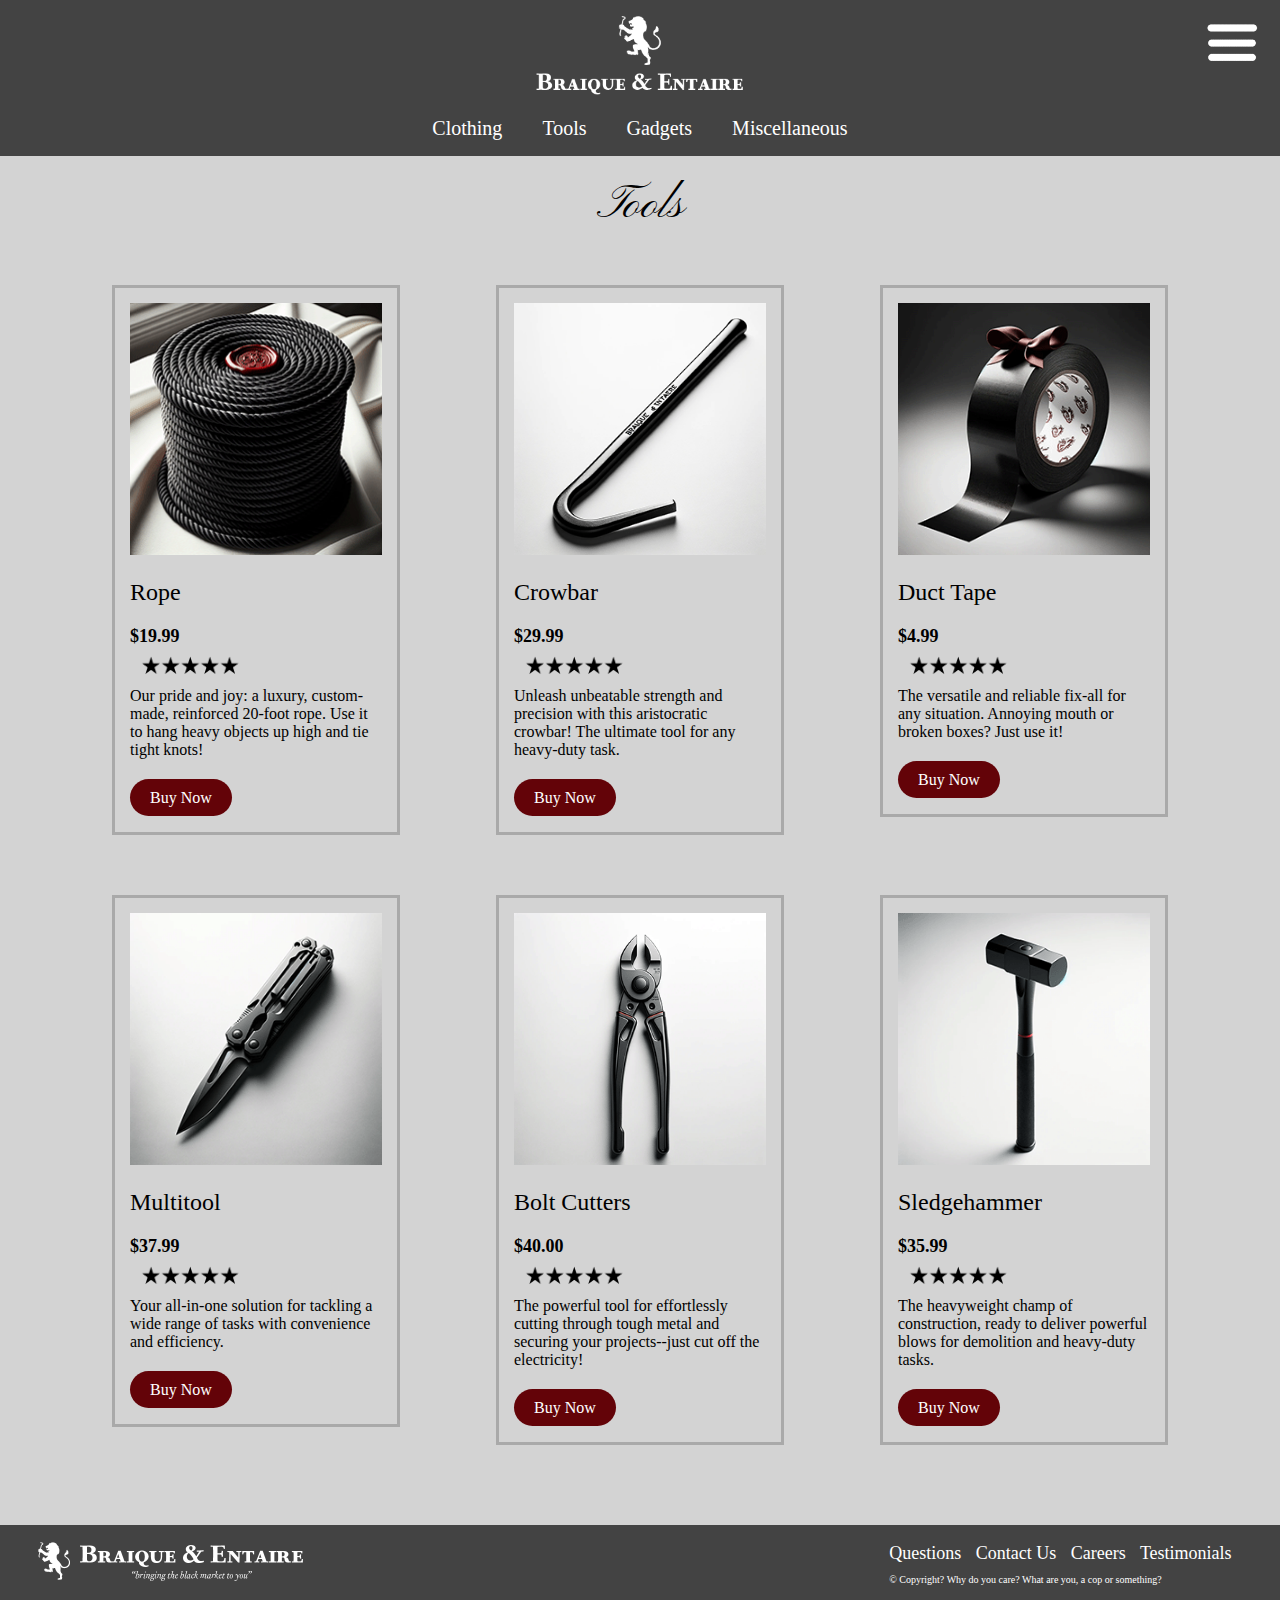
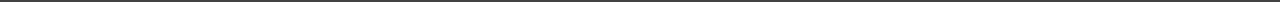
<file: tools.html>
<!DOCTYPE html>
<html>

<head>
    <title>Braique & Entaire</title>
        <!-- Add regular CSS -->
    <meta name="viewport" content="width=device-width, initial-scale=1">
    <meta name="description" content="Braique and Entaire is your one stop shop for nefarious goods. We bring the black market to you!">
    <meta name="keywords" content="robbery, shoplifting, breaking, entering, assault, battery, hitman, criminal, dark web">
    <link rel="stylesheet" type="text/css" href="/style.css"/>
    <link rel="stylesheet" href="https://fonts.googleapis.com/css?family=Pinyon+Script">
    <link rel="icon" type="image/x-icon" href="/favicon.ico">


</head>

<body>

    <div class="page-header">
      <a href="/">
          <img class="logo" src="/logo.png"></img>
      </a>

      <div class="categories">
        <a href="clothing.html">Clothing</a>
        <a href="tools.html">Tools</a>
        <a href="gadgets.html">Gadgets</a>
        <a href="misc.html">Miscellaneous</a>
      </div>
    </div>

    <img class="hamburger" src="menu.png">

    <div class="hide">
        <ul class="nav">
            <li><a href="faq.html"><div>FAQ</div></a></li>
            <li><a href="career.html"><div>Careers</div></a></li>
            <li><a href="testimonials.html"><div>Testimonials</div></a></li>
            <li><a href="contact.html"><div>Contact</div></a></li>
        </ul>
    </div>


    <h1>Tools</h1>
        <div class="products-list">
                
                <script>                        
                        
                        function Product(name, price, img, description) {
                                this.name = name,
                                this.price = price,
                                this.img = img,
                                this.description = description
                        };
                        
                        productList = [
                                new Product("Rope", 19.99, "Rope.png", "Our pride and joy: a luxury, custom-made, reinforced 20-foot rope. Use it to hang heavy objects up high and tie tight knots!"),
                                new Product("Crowbar", 29.99, "CrowBar.png", "Unleash unbeatable strength and precision with this aristocratic crowbar! The ultimate tool for any heavy-duty task."),
                                new Product("Duct Tape", 4.99, "DuctTape.png", "The versatile and reliable fix-all for any situation. Annoying mouth or broken boxes? Just use it!"),
                                new Product("Multitool", 37.99, "Switchblade.png", "Your all-in-one solution for tackling a wide range of tasks with convenience and efficiency."),
                                new Product("Bolt Cutters", "40.00", "BoltCutters.png", "The powerful tool for effortlessly cutting through tough metal and securing your projects--just cut off the electricity!"),
                                new Product("Sledgehammer", 35.99, "SledgeHammer.png", "The heavyweight champ of construction, ready to deliver powerful blows for demolition and heavy-duty tasks.")
                        ];

                        
                        var s = "";
                        for (i=0; i < productList.length; i++)
                        {
                                let temp = productList[i];
                                
                                s += "<div class='product'>";

                                s += "<img class='product-img' src='images/products/" + temp.img + "'>";
                                s += "<h2 class='product-name'>" + temp.name + "</h2>";
                                s += "<h3 class='price'> $" + temp.price + "</h3>";
                                s += "<img class='stars' src='images/fivestar.png'>";
                                s += "<p class='description'>" + temp.description + "</p>";
                                s += "<a class='button' href='checkout.html?product=" + temp.name + "&price=" + temp.price + "&image=" + temp.img + "'>Buy Now</a>"
                                s+= "</div>";
                        }
                        document.write(s);
                </script>
        </div>

        <div class = "footer">
            <div class="footer-content">
              <img src="/footer-logo.png"/>
            </div>
            <div class = "footer-content">
    
                <a href="faq.html">Questions</a>
                <a href="contact.html">Contact Us</a>
                <a href="career.html">Careers</a>
                <a href="testimonials.html">Testimonials</a>
    
                <p class="footer-copyright">&copy Copyright? Why do you care? What are you, a cop or something?</p>
    
            </div>
        </div>

</body>

</html>
</file>
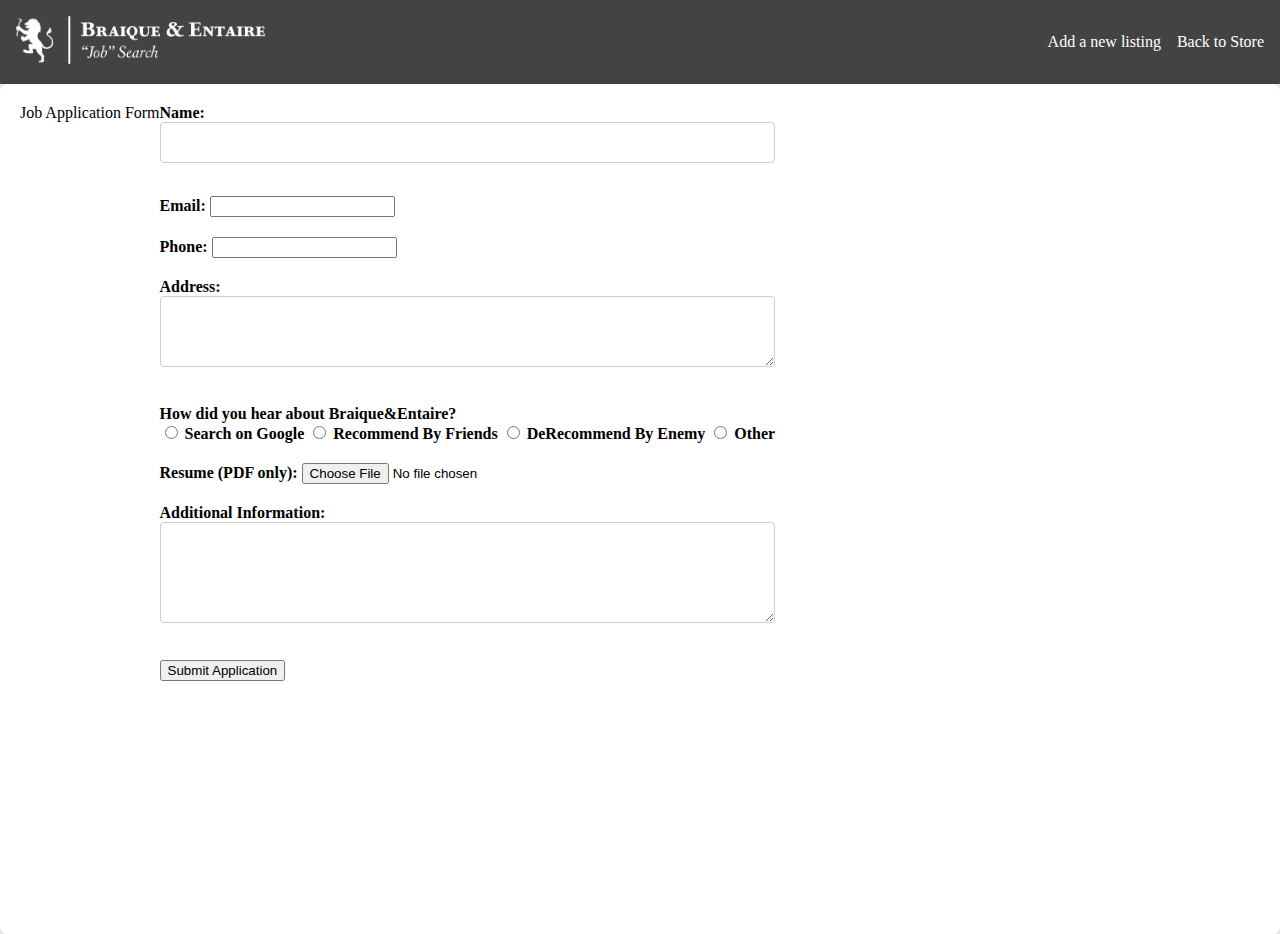
<file: jobs/applications.html>
<!DOCTYPE html>
<html lang="en">
<head>
		<meta charset="utf-8">
		<title>Heist Hunter - Braique & Entaire</title>
		<script src="https://ajax.googleapis.com/ajax/libs/jquery/3.7.1/jquery.min.js"></script>
		<link rel="stylesheet" href="/jobs/style.css">
</head>
<body>

    <div class="page-header">
        <a href="/jobs">
            <img class="logo" src="/jobs/jobs-logo.png"></img>
        </a>
  
        <div class="categories">
          <a href="">Add a new listing</a>
          <a href="/">Back to Store</a>
        </div>
    </div>
    <div class="container">
        <div class = "application">Job Application Form</div>
        <form id="applicationForm" action="/submit" method="post" enctype="multipart/form-data">
            <div class="form-group">
                <label for="fullName">Name:</label>
                <input type="text" id="fullName" name="fullName" required>
            </div>

            <div class="form-group">
                <label for="email">Email:</label>
                <input type="email" id="email" name="email" required>
            </div>

            <div class="form-group">
                <label for="phone">Phone:</label>
                <input type="tel" id="phone" name="phone" required>
            </div>

            <div class="form-group">
                <label for="address">Address:</label>
                <textarea id="address" name="address" rows="3" required></textarea>
            </div>

            <div class="form-group">
                <label>How did you hear about Braique&Entaire?</label>
                <div>
                    <input type="radio" id="online" name="findOut" value="online" required>
                    <label for="online">Search on Google</label>

                    <input type="radio" id="friend" name="findOut" value="friend" required>
                    <label for="friend">Recommend By Friends</label>

                    <input type="radio" id="enemy" name="findOut" value="enemy" required>
                    <label for="enemy">DeRecommend By Enemy</label>

                    <input type="radio" id="other" name="findOut" value="other" required onclick="toggleOtherText()">
                    <label for="other">Other</label>

                    <textarea id="otherText" name="otherText" style="display: none;"></textarea>
                </div>
            </div>

            <div class="form-group">
                <label for="resume">Resume (PDF only):</label>
                <input type="file" id="resume" name="resume" accept=".pdf" required>
            </div>

            <div class="form-group">
                <label for="additionalInfo">Additional Information:</label>
                <textarea id="additionalInfo" name="additionalInfo" rows="5"></textarea>
            </div>

            <button type="button" onclick="redirect()">Submit Application</button>
        </form>
    </div>
</body>
<script>
    function toggleOtherText() {
        var otherText = document.getElementById('otherText');
        otherText.style.display = otherText.style.display === 'none' ? 'block' : 'none';
    }
</script>
</html>
</file>
<file: style.css>
html, body, div, span, h1, h2, 
h3, h4, h5, h6, p, a, ul, ol {
    margin: 0;
	padding: 0;
	border: 0;
	font-size: 100%;
	font: inherit;
    color: inherit;
	vertical-align: baseline;
    box-sizing: border-box;
}

body {
        background-color: lightgray;
}


.page-header {
        background-color: #434343;
        color: white;
        width: 100%;
        display: flex;
        justify-content: center;
        flex-direction: column;
        align-items: center; 
        padding: 1em;
}

img.logo {
    max-height: 9vh;
}

a.logo {
    display:block;
    background-image: url("logo.png");
}

.categories {
    margin: 1em 0 0 0;
    max-width: 60vw;
    display: flex;
    justify-content: space-between;
}

.categories a {
    color: white;
    font-size: 1.25em;
    text-decoration: none;
    margin: 0 1em;
}

.categories a:hover {
    text-decoration: underline;
}


h1 {
    font-family: "Pinyon Script", sans-serif;
    display:block;
    margin:auto;
    text-align: center;
    font-size: 3em;
    padding: 20px;
}

h2 {
    display:block;
    margin:auto;
    text-align: center;
    font-size: 40px;
    padding: 20px;
}

.body {
    max-width: 900px;
    margin: auto;
    font-size: 20px;
    text-align: center;
}

/*hamburger menu*/

img.hamburger {
    position:absolute; 
    right: 5px; 
    top:5px;
    width:5em;
    filter: invert();
}

.hide {
    display:none
}

.hamburger:hover + .hide, .hide:hover {
    display:block;
    position:absolute; 
    right:10px; 
    top:70px; 
    background-color: lightgray;
    padding: 0;
    z-index: 1;
    border: 3px solid #333;
}

.nav li {
    display: block; 
    font-size: 20px;
    /*border: 1px solid #fff;*/
    color: #000;
}

.nav li a div {
    padding: 7px 30px 7px 30px; 
    box-sizing: border-box;
}

.nav li:hover {
    background-color: darkred;
    color:white;
}

/*end hamburger menu*/

.slider {
    margin:auto;
    margin-top: 20px;
    background-color: black;
    height: 70%;
    max-width: 70%;
}

.slide {
    max-width: 100%;
    max-height:100%;
}

/* the featured products section */
.featured-section {
    display: flex;
    margin: 50px 0px 0px 0px;
    max-width: 100vw;
    width:100%;
    height: 500px;
    background-color: rgb(118, 1, 1);
    padding: 10px;
    justify-content: center;
}

.img-box {
    position: relative;
    width: 400px;
    background-image: url("images/products/Rope.png");
    background-size: cover;
    background-repeat: no-repeat, no-repeat;
    margin: 50px;
    display: flex;
    justify-content: center;
    align-items: center;
}

#gadgets {
    background-image: url("images/products/FlipPhone.png");
    background-size: contain;
}

#clothing {
    background-image: url("images/products/SkiMask.png");
}

.img-label {
    text-align: center;
    background-color: rgb(48, 48, 48);
    color: white;
    padding: 12px 25px;
    border-radius: 10px;
}

.img-label:hover {
    text-decoration: underline;
    background-color: rgb(78, 78, 78);
}
/*end featured products section*/

.jobs {
    display: flex;
    flex-wrap: wrap;
    justify-content: center;
    width: 80%;
    margin: auto;
}

.job {
    background-color: white;
    border-radius: 50px;
    margin: 1em;
    width: 25vw;
    height: 35vw;
    background-size: cover;
    background-position: center -1em;
    position: relative;
    flex: 1 1 30%; /*grow | shrink | basis */
}

.job-description {
    width: 100%;
    background-color: white;
    position: absolute;
    bottom: 0;
    border-bottom-left-radius: 50px;
    border-bottom-right-radius: 50px;
    padding: 1.25em;
    height: 13vw;
    overflow: scroll;
    /*HIDE SCROLL*/
    -ms-overflow-style: none;  /* IE and Edge */
    scrollbar-width: none;  /* Firefox */
}

.job-description::-webkit-scrollbar {
  display: none;
}

.job-description h3 {
    font-size: 2em;
    margin-bottom: 0.25em;
    font-weight: 600;
}

.job-description ul li {
    list-style: none;
}

.footer {
    left: 0%;
    bottom: 0;
    width: 100%;
    height: 70px;
    background-color:#434343;
    display: flex;
    color: white;
    align-items: center;
    justify-content: space-between;
    padding: 3vw;
}

.footer-content {
    text-align: left;
    font-size: large;
    font-family:'Times New Roman', Times, serif;
}

.footer-copyright {
    margin-top: 1em;
    font-size: 10px;
}

.footer-content img {
    max-width: 50%;
}

.footer-content a {
    text-decoration: none; 
    color: inherit;
    margin-right: 10px;
}


.footer-content a:hover {
    text-decoration: underline;
    color: rgb(222, 222, 222)
}

.faq-intro{
    margin: auto;
    margin-bottom: 60px;
    width: 70%;
    font-size: 20px;
    color: black;
    line-height: 1.5;
}

.photo-container {
    width: 70%;
    margin: auto;
    margin-bottom: 60px;
    display: flex;
    justify-content: space-between;
}

.photo-container img {
    width: 200px;
    height: 200px;
    margin: 0 10px;
}

.photo-container p {
    padding-top: 20px;
    font-size: larger;
    /* text-align: center; */
}

.photo-item {
    text-align: center;
}

.photo-item a {
    text-decoration: none; 
    font-weight: bold;
}

.testimonial {
    display: flex; 
    align-items:center;
    margin-left:7vw;
    margin-bottom:5vh;
    width: 90vw;
}

.testimonial img {
    padding-right: 1em;
    padding-left:1em;
    width: 400px;
    margin: 10px;
}

.testimonial div {
    font-size: 26px;
    width: 40vw;
    margin: 5vw;
    font-style: italic;
    font-weight: 600;
}

.testimonial div p {
    font-style: normal;
    font-weight: 100;
    padding-top: 8px;
}

.checkout {
    width: 100%;
    display: flex;
}

.checkout-details {
    width: 70%;
    background-color: white;
    padding: 1em;
}

.cart-products {
    width: 30%;
    background-color: #d3d3d3;
}


input[type=text], input[type=number], select, textarea {
    width: 100%;
    padding: 12px;
    border: 1px solid #ccc;
    border-radius: 4px;
    box-sizing: border-box;
    margin-bottom:1em;
}

input#fname, input#lname, input#mfname, input#mmname {
    width: 40%;
    margin-bottom: 2em;
}

input#city, input#expiry, input#cvv {
    width: 30%;
    margin-right: 1em;
}

select#state {
    width: 30%;
}

.checkout_section {
    font-family: sans-serif;
    border: 2px solid darkgray;
    padding: 1em;
    border-radius: 10px;
    margin-top: 2em;
}

.items .checkout_section {
    margin: 2em auto 1em auto;
    width: 90%;
}

.checkout_section input {
    margin-bottom: 1em;
}
.checkout_section p {
    font-size: 2em;
    margin-bottom: 0.25em;
}

.checkout_section .item {
    display: flex;
}

.checkout_section .item-img {
    width: 20%;

}

.item .item-info {
    margin-left: 1em;
}

.checkout_section #checkoutProduct {
    font-size: 1.5em;
}

.checkout_section #checkoutPrice {
    font-size: 1em;
}

.yesToCameron {
    background-color: lightpink;
    padding: 1em;
    border-radius: 10px;
}

.badges {
    width: 90%;
    margin: auto;
    display: block;
    border-radius: 10px;
}

.question-box {
    background-color: white;
    padding: 20px;
    border-radius: 10px;
    box-shadow: 0 4px 6px rgba(0, 0, 0, 0.1);
    max-width: 700px;
    font-size: large;
    margin: 0 auto;
    text-align: center;
    margin-bottom: 20px;
    cursor: pointer;
}

.question:hover {
    text-decoration: underline;
}

.answer {
    display: none;
    font-family: 'Courier New', Courier, monospace;
}

/* PRODUCT LIST STYLING */

.products-list {
    width: 90%;
    display: flex;
    justify-content: space-around;
    flex-wrap: wrap;
    margin: auto;
    margin-bottom: 50px;
}

.product {
    height: 50%;
    width: 20%;
    flex-basis: 25%;
    margin: 30px;
    border: 3px solid darkgray;
    padding: 15px;
    padding-bottom: 25px;
}

.product-name {
    font-size: 24px;
    text-align: left;
    margin-left: 0;
    padding-left: 0;
}

.product-img {
    width: 100%;
}

.stars {
    display: inline-block;
    max-width: 120px;
}

.price {
   font-weight: bold;
   font-size: 18px;
}

.description {
    margin-bottom: 30px;
}
 
.button {
    background-color: #630308;
    border-radius: 20px;
    border: none;
    /* font-weight: bold; */
    padding: 10px 20px;
    text-decoration: none;
    color: white;
}

.button:hover {
    background-color:  #410205;
    cursor: pointer;
}

.place-order {
    display: block;
    width: 90%;
    margin: auto;
    text-align: center;
    margin-top: 1em;
}

.checkout-heading {
    font-size: 2em;
    text-align: left;
    padding: 0.5em 0 1em 0;
}

@media screen and (max-width: 800px) {
    .categories {
      width: 100vw;
      justify-content: center;
    }
    .categories a {
        font-size: 12px;
    }
    img.hamburger {
        width: 3em;
    }
    .slider {
        max-width: 100%;
        margin-top: 0;
    }
    h1 {
        font-size: 2em;
    }
    .body {
        font-size: 12px;
        margin: 0 2em;
    }
    .featured-section {
        margin: 20px 0 0 0;
        flex-wrap: wrap;
    }
    .img-box {
        margin: 0.5em;
        background-size: cover !important;
    }
    .footer {
        flex-direction: column;
        height: 13vh;
    }
    .footer-content {
        text-align: center;
    }
    .footer-content p, .footer-content a {
        font-size: 10px;
    }

    .products-list, .checkout, .jobs{
        flex-direction: column;
    }
    .product {
        width: 100%;
        margin: 0 0 1em 0;
    }
    .checkout-details, .cart-products {
        width: 100%;
    }
    .confirmation {
        margin-bottom: 1em;
    }
    .jobs {
        width: 100%;
    }
    .job {
        border-radius: 15px;
        height: 40vh;
        width: 90vw;
        flex: auto;
    }

    .job-description {
        border-bottom-left-radius: 15px;
        border-bottom-right-radius: 15px;
        height: 15vh;
    }

    .job-description h3 {
        font-size: 1.25em ;
    }

    .testimonial {
        flex-direction: column;
        margin-left: 0;
        margin-bottom: 0;
        width: 100%;
    }

    .testimonial:nth-child(2) {
        flex-direction: column-reverse;
    }

    .testimonial img {
        width: 80%;
    }

    .testimonial div {
        width: 80%;
        font-size: 12px;
    }
    

    .photo-container {
        flex-direction: column;
    }

    .photo-item {
        margin-bottom: 50px;
    }

    .faq-intro {
        font-size: 12px;
    }
    .photo-container img {
        width: 30%;
        height: 30%;
    }

    .question-box {
        max-width: 90%;
    }
  }
</file>
<file: jobs/style.css>
html, body, div, span, h1, h2,
h3, h4, h5, h6, p, a, ul, ol {
   margin: 0;
 padding: 0;
 border: 0;
 font-size: 100%;
 font: inherit;
   color: inherit;
 vertical-align: baseline;
   box-sizing: border-box;
}


li
{
   display:list-item;
}


.login-header {
 font-size: 2em;
 font-weight: 600;
 text-align: center;
}


.field-name {
 width: 49% !important;
}


.login-registerLink {
 display:block;
 text-align:center;
 margin-top:1em;
}
.login-container {
   min-height: 50%;
   max-height: 80%;
   width: 50%;
   background-color: white;
   padding: 1em;
   position: absolute;
   top: 0;
   left: 0;
   right: 0;
   bottom: 0;
   margin: auto;
   overflow: scroll;
}


img.logo {
 width: 100%;
 max-width: 250px;
}


body {
 background-color: lightgray;
}


.categories {
 max-width: 60vw;
 display: flex;
 justify-content: space-between;
 align-items: center;
 gap: 1em;
}


.categories a {
 color: white;
 text-decoration: none;
 margin: 0;
 display: block;
 font-style: normal;
}


.categories form {
 color: white;
 font-size: 1.25em;
 font-weight: 700;
 margin: 0 1em;
}


.categories form input {
 background-color: #630308;
 border-radius: 20px;
 border: none;
 padding: 10px 20px;
 text-decoration: none;
 color: white;
 box-sizing: border-box;
}


.page-header {
 background-color: #434343;
 color: white;
 width: 100%;
 display: flex;
 justify-content: space-between;
 flex-direction: row;
 align-items: center;
 padding: 1em;
}


.button {
 background-color: #630308;
 border-radius: 20px;
 border: none;
 /* font-weight: bold; */
 padding: 10px 20px;
 text-decoration: none;
 color: white;
}


.button:hover {
 background-color:  #410205;
 cursor: pointer;
}


.listing
{
   display: flex;
   flex-direction: column;
   border: 3px solid gold;
   margin: 20px;
   padding: 7px;
   max-width: 40vw;
   width: 100%;
   align-items: center;
}


hr.solid {
 border-top: 3px solid #bbb;
}


 body {
   font-family: 'Times New Roman', Times, serif;
   margin: 0;
   padding: 0;
   background-color: #f0f0f0;
 }


 .header {
   background-color: #fff;
   padding: 10px;
   text-align: center;
   box-shadow: 0 2px 4px rgba(0,0,0,0.1);
 }
  .container {
   display: flex;
   height: calc(100vh - 50px);
 }
  .job-listing {
   width: 50%;
   overflow-y: auto;
   border-right: 1px solid #ddd;
   padding: 20px;
   background-color: #fff;
 }
  .job-detail {
   width: 50%;
   padding: 20px;
   background-color: #fff;
   overflow: scroll;
 }


 .detail-qualifications {
   padding-left: 20px;
 }


 .job-item {
   padding: 10px;
   border: 1px solid #ddd;
   margin-bottom: 10px;
   cursor: pointer;
   box-sizing: border-box;
   border-radius: 4px;
 }
 .job-item:hover {
   background-color: #f9f9f9;
 }


 .job-item.active {
   border: 3px solid darkred;
 }


 .job-title {
   font-size: 18px;
   font-weight: bold;
 }
 .job-location {
   color: #666;
 }
 .job-description {
   display: none;
 }
 .nav {
   padding: 10px 0;
   text-align: center;
   background-color: #fff;
   box-shadow: 0 2px 4px rgba(0,0,0,0.1);
   margin-bottom: 10px;
 }
 .nav a {
   margin: 0 10px;
   text-decoration: none;
   color: #333;
 }
 .nav a:hover {
   text-decoration: underline;
 }
 .detail-title {
   font-size: 24px;
   font-weight: bold;
 }
 .detail-location {
   color: #666;
   font-size: 18px;
 }
 .detail-description {
   margin-top: 20px;
 }
 .detail-qualifications {
   margin-top: 20px;
 }


.chat {
 color: white;
 padding: 1em 1.5em 1em 1.5em;
 border-radius: 30px;
 max-width: 70%;
 margin-top: 1em;
}




.chat-reply {
 background-color: #630308;
}


.chat-message {
 background-color: #434343;
 margin-left: 30%;
}


input[type=text], input[type=textarea], input[type=number], input[type=password], select, textarea, .chat-send {
 width: 100%;
 padding: 12px;
 border: 1px solid #ccc;
 border-radius: 4px;
 box-sizing: border-box;
 margin-bottom: 1em;
}


textarea {
 width: 100%;
 height: auto;
 padding: 12px;
 border: 1px solid #ccc;
 border-radius: 4px;
 box-sizing: border-box;
 margin-bottom: 1em;
 font-family: Arial, Helvetica, sans-serif;
}


#user-input {
 margin-top: 1em;
}


#user-message {
 width: 84%;


}


.chat-send {
 font-family: inherit;
 border: 0;
 background-color: #630308;
 width: 14%;
 color: white;
}


.btn-apply {
   width: 100%;
   background-color: #434343;
   text-align: center;
   border-radius: 4px;
   padding: 10px 15px;
   border: none;
   color: white;
   cursor: pointer;
   display: inline-block;
 }
.action-buttons button:hover {
   background-color: #0056b3;
 }


#chat-container {
 margin-top: 1em;
}


.container {
   background-color: #ffffff;
   padding: 20px;
   border-radius: 8px;
   box-shadow: 0 0 10px rgba(0, 0, 0, 0.1);
}


.form-group {
 margin-bottom: 20px;
}


label {
 margin-bottom: 5px;
 font-weight: bold;
}


.hidden {
 visibility: hidden;
}


.form-container {
 padding: 20px;
 border: 4px solid darkred;
 width: 50%;
 font-size: 19px;
 overflow-y: auto;
}


.form-element {
 padding: 10px;
}


#qual-div {
 display:inline;
}


#generateTextBox {
 width: 3%;
}


#generateTextBox:active, .inactive {
 opacity: 45%;
}


.popup {
 position: absolute;
 max-width: 300px;
 background-color: white;
 border: 4px solid darkred;
 right: 10vw;
 top: 10vh;
 color: black;
 font-size: 20px;
 padding: 15px;
}


.popup .button {
 font-size: 16px!important;
}


.popup .close {
 font-size: 16px;
 color: #444;
}


@media only screen and (max-width: 768px) {
 .job-listing, .job-detail, .form-container {
   width: 100%;
   height: 50vh;
   overflow: scroll;
   background-color: white;
   border: none;
 }
 .container {
   flex-direction: column;
   padding: 0;
 }
 .job-detail, .form-container {
   position: absolute;
   bottom: 0;
   box-shadow: 0px -6px 24px -10px rgba(0,0,0,0.3);
   -webkit-box-shadow: 0px -6px 24px -10px rgba(0,0,0,0.3);
   -moz-box-shadow: 0px -6px 24px -10px rgba(0,0,0,0.3);
 }
 .page-header {
   flex-direction: column;
 }
 .categories {
   max-width: 90vw;
   margin-top: 1em;
 }
 .login-container {
   position: relative;
   width: 100%;
 }
 }
</file>
